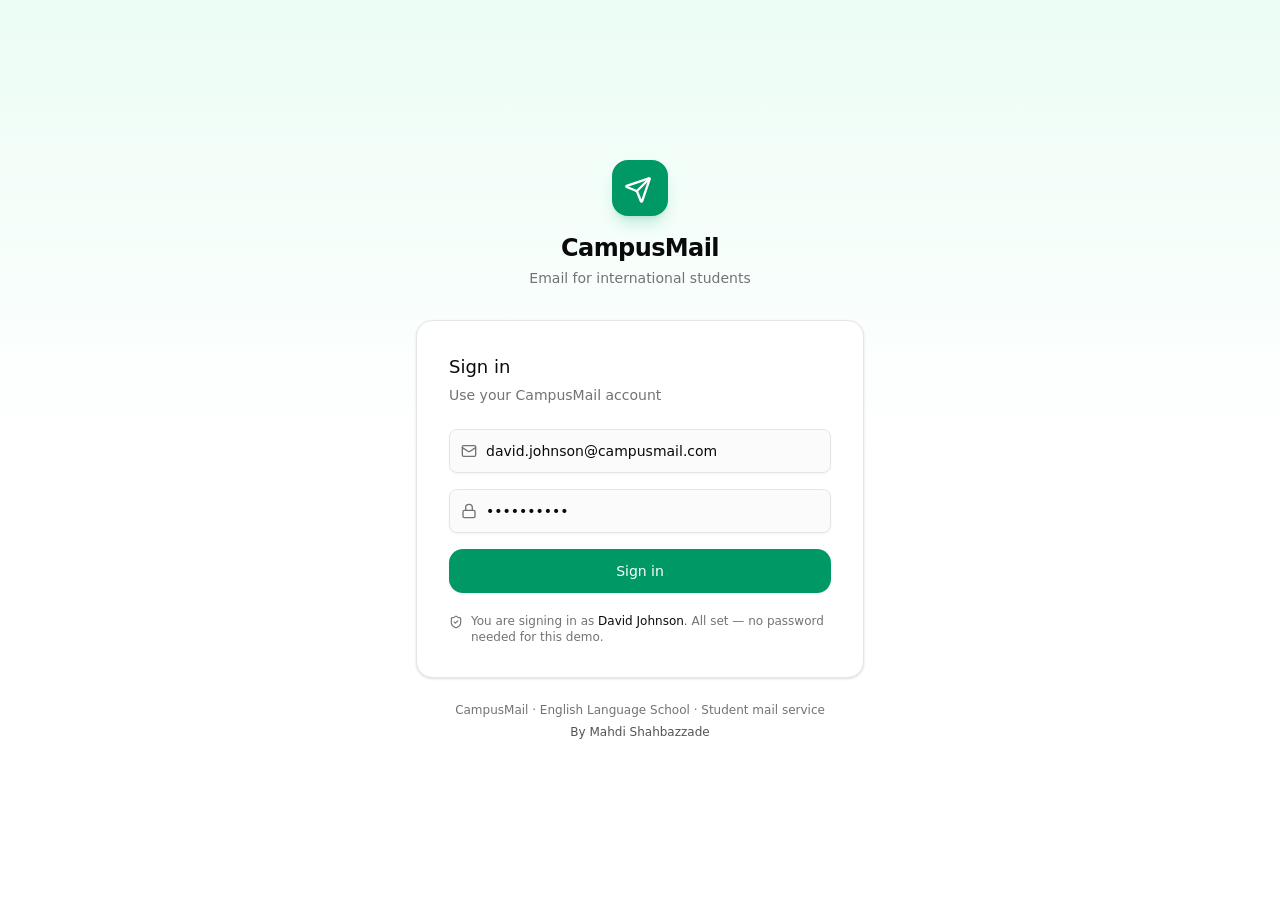
<file: index.html>
<!DOCTYPE html><!--MUNND7x6YgI6G8zg490sd--><html lang="en"><head><meta charSet="utf-8"/><meta name="viewport" content="width=device-width, initial-scale=1"/><link rel="preload" href="/_next/static/media/797e433ab948586e-s.p.29207c2f.woff2" as="font" crossorigin="" type="font/woff2"/><link rel="preload" href="/_next/static/media/caa3a2e1cccd8315-s.p.3b6cae6d.woff2" as="font" crossorigin="" type="font/woff2"/><link rel="stylesheet" href="/_next/static/chunks/7af0e173cf372ed8.css" data-precedence="next"/><link rel="stylesheet" href="/_next/static/chunks/37888c6dc35db6db.css" data-precedence="next"/><link rel="preload" as="script" fetchPriority="low" href="/_next/static/chunks/e7b66ec56a6a9bb6.js"/><script src="/_next/static/chunks/de2e26ab072db058.js" async=""></script><script src="/_next/static/chunks/429bf42e6dce51b4.js" async=""></script><script src="/_next/static/chunks/turbopack-5d03b6fb36dc8bfb.js" async=""></script><script src="/_next/static/chunks/4ec64e835e29c1ad.js" async=""></script><script src="/_next/static/chunks/7d77f03833d65143.js" async=""></script><script src="/_next/static/chunks/2f236954d6a65e12.js" async=""></script><script src="/_next/static/chunks/8c25205a1c376eec.js" async=""></script><link rel="preload" href="/content.js" as="script"/><meta name="next-size-adjust" content=""/><title>CampusMail — Inbox</title><meta name="description" content="Student email service of the English Language School for international students."/><link rel="icon" href="data:image/svg+xml,%3Csvg xmlns=&#x27;http://www.w3.org/2000/svg&#x27; viewBox=&#x27;0 0 24 24&#x27; fill=&#x27;%23059669&#x27;%3E%3Cpath d=&#x27;M2 21l21-9L2 3v7l15 2-15 2z&#x27;/%3E%3C/svg%3E"/><script src="/_next/static/chunks/a6dad97d9634a72d.js" noModule=""></script></head><body class="geist_a71539c9-module__T19VSG__variable geist_mono_8d43a2aa-module__8Li5zG__variable antialiased bg-background text-foreground"><div hidden=""><!--$--><!--/$--></div><script>(self.__next_s=self.__next_s||[]).push(["/content.js",{}])</script><main class="min-h-dvh w-full bg-white"></main><!--$--><!--/$--><div role="region" aria-label="Notifications (F8)" tabindex="-1" style="pointer-events:none"><ol tabindex="-1" class="fixed top-0 z-[100] flex max-h-screen w-full flex-col-reverse p-4 sm:bottom-0 sm:right-0 sm:top-auto sm:flex-col md:max-w-[420px]"></ol></div><script src="/_next/static/chunks/e7b66ec56a6a9bb6.js" id="_R_" async=""></script><script>(self.__next_f=self.__next_f||[]).push([0])</script><script>self.__next_f.push([1,"1:\"$Sreact.fragment\"\n2:I[79520,[\"/_next/static/chunks/4ec64e835e29c1ad.js\",\"/_next/static/chunks/7d77f03833d65143.js\"],\"\"]\n3:I[39756,[\"/_next/static/chunks/2f236954d6a65e12.js\"],\"default\"]\n4:I[37457,[\"/_next/static/chunks/2f236954d6a65e12.js\"],\"default\"]\n5:I[77855,[\"/_next/static/chunks/4ec64e835e29c1ad.js\",\"/_next/static/chunks/7d77f03833d65143.js\"],\"Toaster\"]\n6:I[47257,[\"/_next/static/chunks/2f236954d6a65e12.js\"],\"ClientPageRoot\"]\n7:I[52683,[\"/_next/static/chunks/4ec64e835e29c1ad.js\",\"/_next/static/chunks/7d77f03833d65143.js\",\"/_next/static/chunks/8c25205a1c376eec.js\"],\"default\"]\na:I[97367,[\"/_next/static/chunks/2f236954d6a65e12.js\"],\"OutletBoundary\"]\nb:\"$Sreact.suspense\"\nd:I[97367,[\"/_next/static/chunks/2f236954d6a65e12.js\"],\"ViewportBoundary\"]\nf:I[97367,[\"/_next/static/chunks/2f236954d6a65e12.js\"],\"MetadataBoundary\"]\n11:I[68027,[\"/_next/static/chunks/2f236954d6a65e12.js\"],\"default\"]\n:HL[\"/_next/static/chunks/7af0e173cf372ed8.css\",\"style\"]\n:HL[\"/_next/static/chunks/37888c6dc35db6db.css\",\"style\"]\n:HL[\"/_next/static/media/797e433ab948586e-s.p.29207c2f.woff2\",\"font\",{\"crossOrigin\":\"\",\"type\":\"font/woff2\"}]\n:HL[\"/_next/static/media/caa3a2e1cccd8315-s.p.3b6cae6d.woff2\",\"font\",{\"crossOrigin\":\"\",\"type\":\"font/woff2\"}]\n"])</script><script>self.__next_f.push([1,"0:{\"P\":null,\"b\":\"MUNND7x6YgI6G8zg490sd\",\"c\":[\"\",\"\"],\"q\":\"\",\"i\":false,\"f\":[[[\"\",{\"children\":[\"__PAGE__\",{}]},\"$undefined\",\"$undefined\",true],[[\"$\",\"$1\",\"c\",{\"children\":[[[\"$\",\"link\",\"0\",{\"rel\":\"stylesheet\",\"href\":\"/_next/static/chunks/7af0e173cf372ed8.css\",\"precedence\":\"next\",\"crossOrigin\":\"$undefined\",\"nonce\":\"$undefined\"}],[\"$\",\"link\",\"1\",{\"rel\":\"stylesheet\",\"href\":\"/_next/static/chunks/37888c6dc35db6db.css\",\"precedence\":\"next\",\"crossOrigin\":\"$undefined\",\"nonce\":\"$undefined\"}],[\"$\",\"script\",\"script-0\",{\"src\":\"/_next/static/chunks/4ec64e835e29c1ad.js\",\"async\":true,\"nonce\":\"$undefined\"}],[\"$\",\"script\",\"script-1\",{\"src\":\"/_next/static/chunks/7d77f03833d65143.js\",\"async\":true,\"nonce\":\"$undefined\"}]],[\"$\",\"html\",null,{\"lang\":\"en\",\"suppressHydrationWarning\":true,\"children\":[\"$\",\"body\",null,{\"className\":\"geist_a71539c9-module__T19VSG__variable geist_mono_8d43a2aa-module__8Li5zG__variable antialiased bg-background text-foreground\",\"children\":[[\"$\",\"$L2\",null,{\"src\":\"/content.js\",\"strategy\":\"beforeInteractive\"}],[\"$\",\"$L3\",null,{\"parallelRouterKey\":\"children\",\"error\":\"$undefined\",\"errorStyles\":\"$undefined\",\"errorScripts\":\"$undefined\",\"template\":[\"$\",\"$L4\",null,{}],\"templateStyles\":\"$undefined\",\"templateScripts\":\"$undefined\",\"notFound\":[[[\"$\",\"title\",null,{\"children\":\"404: This page could not be found.\"}],[\"$\",\"div\",null,{\"style\":{\"fontFamily\":\"system-ui,\\\"Segoe UI\\\",Roboto,Helvetica,Arial,sans-serif,\\\"Apple Color Emoji\\\",\\\"Segoe UI Emoji\\\"\",\"height\":\"100vh\",\"textAlign\":\"center\",\"display\":\"flex\",\"flexDirection\":\"column\",\"alignItems\":\"center\",\"justifyContent\":\"center\"},\"children\":[\"$\",\"div\",null,{\"children\":[[\"$\",\"style\",null,{\"dangerouslySetInnerHTML\":{\"__html\":\"body{color:#000;background:#fff;margin:0}.next-error-h1{border-right:1px solid rgba(0,0,0,.3)}@media (prefers-color-scheme:dark){body{color:#fff;background:#000}.next-error-h1{border-right:1px solid rgba(255,255,255,.3)}}\"}}],[\"$\",\"h1\",null,{\"className\":\"next-error-h1\",\"style\":{\"display\":\"inline-block\",\"margin\":\"0 20px 0 0\",\"padding\":\"0 23px 0 0\",\"fontSize\":24,\"fontWeight\":500,\"verticalAlign\":\"top\",\"lineHeight\":\"49px\"},\"children\":404}],[\"$\",\"div\",null,{\"style\":{\"display\":\"inline-block\"},\"children\":[\"$\",\"h2\",null,{\"style\":{\"fontSize\":14,\"fontWeight\":400,\"lineHeight\":\"49px\",\"margin\":0},\"children\":\"This page could not be found.\"}]}]]}]}]],[]],\"forbidden\":\"$undefined\",\"unauthorized\":\"$undefined\"}],[\"$\",\"$L5\",null,{}]]}]}]]}],{\"children\":[[\"$\",\"$1\",\"c\",{\"children\":[[\"$\",\"$L6\",null,{\"Component\":\"$7\",\"serverProvidedParams\":{\"searchParams\":{},\"params\":{},\"promises\":[\"$@8\",\"$@9\"]}}],[[\"$\",\"script\",\"script-0\",{\"src\":\"/_next/static/chunks/8c25205a1c376eec.js\",\"async\":true,\"nonce\":\"$undefined\"}]],[\"$\",\"$La\",null,{\"children\":[\"$\",\"$b\",null,{\"name\":\"Next.MetadataOutlet\",\"children\":\"$@c\"}]}]]}],{},null,false,false]},null,false,false],[\"$\",\"$1\",\"h\",{\"children\":[null,[\"$\",\"$Ld\",null,{\"children\":\"$Le\"}],[\"$\",\"div\",null,{\"hidden\":true,\"children\":[\"$\",\"$Lf\",null,{\"children\":[\"$\",\"$b\",null,{\"name\":\"Next.Metadata\",\"children\":\"$L10\"}]}]}],[\"$\",\"meta\",null,{\"name\":\"next-size-adjust\",\"content\":\"\"}]]}],false]],\"m\":\"$undefined\",\"G\":[\"$11\",[]],\"S\":true}\n"])</script><script>self.__next_f.push([1,"8:{}\n9:\"$0:f:0:1:1:children:0:props:children:0:props:serverProvidedParams:params\"\n"])</script><script>self.__next_f.push([1,"e:[[\"$\",\"meta\",\"0\",{\"charSet\":\"utf-8\"}],[\"$\",\"meta\",\"1\",{\"name\":\"viewport\",\"content\":\"width=device-width, initial-scale=1\"}]]\n"])</script><script>self.__next_f.push([1,"12:I[27201,[\"/_next/static/chunks/2f236954d6a65e12.js\"],\"IconMark\"]\nc:null\n10:[[\"$\",\"title\",\"0\",{\"children\":\"CampusMail — Inbox\"}],[\"$\",\"meta\",\"1\",{\"name\":\"description\",\"content\":\"Student email service of the English Language School for international students.\"}],[\"$\",\"link\",\"2\",{\"rel\":\"icon\",\"href\":\"data:image/svg+xml,%3Csvg xmlns='http://www.w3.org/2000/svg' viewBox='0 0 24 24' fill='%23059669'%3E%3Cpath d='M2 21l21-9L2 3v7l15 2-15 2z'/%3E%3C/svg%3E\"}],[\"$\",\"$L12\",\"3\",{}]]\n"])</script></body></html>
</file>
<file: _next/static/chunks/7af0e173cf372ed8.css>
@font-face{font-family:Geist;font-style:normal;font-weight:100 900;font-display:swap;src:url(../media/fef07dbb0973bf53-s.518e079e.woff2)format("woff2");unicode-range:U+460-52F,U+1C80-1C8A,U+20B4,U+2DE0-2DFF,U+A640-A69F,U+FE2E-FE2F}@font-face{font-family:Geist;font-style:normal;font-weight:100 900;font-display:swap;src:url(../media/8a480f0b521d4e75-s.ea323500.woff2)format("woff2");unicode-range:U+301,U+400-45F,U+490-491,U+4B0-4B1,U+2116}@font-face{font-family:Geist;font-style:normal;font-weight:100 900;font-display:swap;src:url(../media/53b9e256198e5412-s.853d50a3.woff2)format("woff2");unicode-range:U+102-103,U+110-111,U+128-129,U+168-169,U+1A0-1A1,U+1AF-1B0,U+300-301,U+303-304,U+308-309,U+323,U+329,U+1EA0-1EF9,U+20AB}@font-face{font-family:Geist;font-style:normal;font-weight:100 900;font-display:swap;src:url(../media/7178b3e590c64307-s.55554cd0.woff2)format("woff2");unicode-range:U+100-2BA,U+2BD-2C5,U+2C7-2CC,U+2CE-2D7,U+2DD-2FF,U+304,U+308,U+329,U+1D00-1DBF,U+1E00-1E9F,U+1EF2-1EFF,U+2020,U+20A0-20AB,U+20AD-20C4,U+2113,U+2C60-2C7F,U+A720-A7FF}@font-face{font-family:Geist;font-style:normal;font-weight:100 900;font-display:swap;src:url(../media/caa3a2e1cccd8315-s.p.3b6cae6d.woff2)format("woff2");unicode-range:U+??,U+131,U+152-153,U+2BB-2BC,U+2C6,U+2DA,U+2DC,U+304,U+308,U+329,U+2000-206F,U+20AC,U+2122,U+2191,U+2193,U+2212,U+2215,U+FEFF,U+FFFD}@font-face{font-family:Geist Fallback;src:local(Arial);ascent-override:95.94%;descent-override:28.16%;line-gap-override:0.0%;size-adjust:104.76%}.geist_a71539c9-module__T19VSG__className{font-family:Geist,Geist Fallback;font-style:normal}.geist_a71539c9-module__T19VSG__variable{--font-geist-sans:"Geist","Geist Fallback"}
@font-face{font-family:Geist Mono;font-style:normal;font-weight:100 900;font-display:swap;src:url(../media/5ce348bf30bf5439-s.56c1f21e.woff2)format("woff2");unicode-range:U+460-52F,U+1C80-1C8A,U+20B4,U+2DE0-2DFF,U+A640-A69F,U+FE2E-FE2F}@font-face{font-family:Geist Mono;font-style:normal;font-weight:100 900;font-display:swap;src:url(../media/4fa387ec64143e14-s.3b336396.woff2)format("woff2");unicode-range:U+301,U+400-45F,U+490-491,U+4B0-4B1,U+2116}@font-face{font-family:Geist Mono;font-style:normal;font-weight:100 900;font-display:swap;src:url(../media/6306c77e7c8268e4-s.e3369375.woff2)format("woff2");unicode-range:U+2000-2001,U+2004-2008,U+200A,U+23B8-23BD,U+2500-259F}@font-face{font-family:Geist Mono;font-style:normal;font-weight:100 900;font-display:swap;src:url(../media/7d817b4c03b0c5f1-s.a40b9a8b.woff2)format("woff2");unicode-range:U+102-103,U+110-111,U+128-129,U+168-169,U+1A0-1A1,U+1AF-1B0,U+300-301,U+303-304,U+308-309,U+323,U+329,U+1EA0-1EF9,U+20AB}@font-face{font-family:Geist Mono;font-style:normal;font-weight:100 900;font-display:swap;src:url(../media/bbc41e54d2fcbd21-s.fe42ddf4.woff2)format("woff2");unicode-range:U+100-2BA,U+2BD-2C5,U+2C7-2CC,U+2CE-2D7,U+2DD-2FF,U+304,U+308,U+329,U+1D00-1DBF,U+1E00-1E9F,U+1EF2-1EFF,U+2020,U+20A0-20AB,U+20AD-20C4,U+2113,U+2C60-2C7F,U+A720-A7FF}@font-face{font-family:Geist Mono;font-style:normal;font-weight:100 900;font-display:swap;src:url(../media/797e433ab948586e-s.p.29207c2f.woff2)format("woff2");unicode-range:U+??,U+131,U+152-153,U+2BB-2BC,U+2C6,U+2DA,U+2DC,U+304,U+308,U+329,U+2000-206F,U+20AC,U+2122,U+2191,U+2193,U+2212,U+2215,U+FEFF,U+FFFD}@font-face{font-family:Geist Mono Fallback;src:local(Arial);ascent-override:74.67%;descent-override:21.92%;line-gap-override:0.0%;size-adjust:134.59%}.geist_mono_8d43a2aa-module__8Li5zG__className{font-family:Geist Mono,Geist Mono Fallback;font-style:normal}.geist_mono_8d43a2aa-module__8Li5zG__variable{--font-geist-mono:"Geist Mono","Geist Mono Fallback"}
</file>
<file: _next/static/chunks/37888c6dc35db6db.css>
@layer properties{@supports (((-webkit-hyphens:none)) and (not (margin-trim:inline))) or ((-moz-orient:inline) and (not (color:rgb(from red r g b)))){*,:before,:after,::backdrop{--tw-translate-x:0;--tw-translate-y:0;--tw-translate-z:0;--tw-rotate-x:initial;--tw-rotate-y:initial;--tw-rotate-z:initial;--tw-skew-x:initial;--tw-skew-y:initial;--tw-space-y-reverse:0;--tw-space-x-reverse:0;--tw-border-style:solid;--tw-gradient-position:initial;--tw-gradient-from:#0000;--tw-gradient-via:#0000;--tw-gradient-to:#0000;--tw-gradient-stops:initial;--tw-gradient-via-stops:initial;--tw-gradient-from-position:0%;--tw-gradient-via-position:50%;--tw-gradient-to-position:100%;--tw-leading:initial;--tw-font-weight:initial;--tw-tracking:initial;--tw-ordinal:initial;--tw-slashed-zero:initial;--tw-numeric-figure:initial;--tw-numeric-spacing:initial;--tw-numeric-fraction:initial;--tw-shadow:0 0 #0000;--tw-shadow-color:initial;--tw-shadow-alpha:100%;--tw-inset-shadow:0 0 #0000;--tw-inset-shadow-color:initial;--tw-inset-shadow-alpha:100%;--tw-ring-color:initial;--tw-ring-shadow:0 0 #0000;--tw-inset-ring-color:initial;--tw-inset-ring-shadow:0 0 #0000;--tw-ring-inset:initial;--tw-ring-offset-width:0px;--tw-ring-offset-color:#fff;--tw-ring-offset-shadow:0 0 #0000;--tw-outline-style:solid;--tw-duration:initial;--tw-ease:initial;--tw-content:"";--tw-animation-delay:0s;--tw-animation-direction:normal;--tw-animation-duration:initial;--tw-animation-fill-mode:none;--tw-animation-iteration-count:1;--tw-enter-blur:0;--tw-enter-opacity:1;--tw-enter-rotate:0;--tw-enter-scale:1;--tw-enter-translate-x:0;--tw-enter-translate-y:0;--tw-exit-blur:0;--tw-exit-opacity:1;--tw-exit-rotate:0;--tw-exit-scale:1;--tw-exit-translate-x:0;--tw-exit-translate-y:0}}}@layer theme{:root,:host{--color-red-50:#fef2f2;--color-red-100:#ffe2e2;--color-red-300:#ffa3a3;--color-red-400:#ff6568;--color-red-600:#e40014;--color-red-800:#9f0712;--color-amber-400:#fcbb00;--color-amber-500:#f99c00;--color-amber-600:#dd7400;--color-green-100:#dcfce7;--color-green-800:#016630;--color-emerald-50:#ecfdf5;--color-emerald-100:#d0fae5;--color-emerald-600:#009767;--color-emerald-700:#007956;--color-emerald-900:#004e3b;--color-blue-500:#3080ff;--color-blue-600:#155dfc;--color-violet-600:#7f22fe;--color-slate-700:#314158;--color-gray-500:#6a7282;--color-gray-700:#364153;--color-gray-900:#101828;--color-black:#000;--color-white:#fff;--spacing:.25rem;--container-sm:24rem;--container-md:28rem;--container-lg:32rem;--container-xl:36rem;--container-2xl:42rem;--container-3xl:48rem;--text-xs:.75rem;--text-xs--line-height:calc(1/.75);--text-sm:.875rem;--text-sm--line-height:calc(1.25/.875);--text-base:1rem;--text-base--line-height:calc(1.5/1);--text-lg:1.125rem;--text-lg--line-height:calc(1.75/1.125);--text-xl:1.25rem;--text-xl--line-height:calc(1.75/1.25);--text-2xl:1.5rem;--text-2xl--line-height:calc(2/1.5);--font-weight-normal:400;--font-weight-medium:500;--font-weight-semibold:600;--tracking-tight:-.025em;--tracking-widest:.1em;--leading-tight:1.25;--leading-relaxed:1.625;--radius-xs:.125rem;--radius-2xl:1rem;--ease-in-out:cubic-bezier(.4,0,.2,1);--animate-spin:spin 1s linear infinite;--animate-pulse:pulse 2s cubic-bezier(.4,0,.6,1)infinite;--aspect-video:16/9;--default-transition-duration:.15s;--default-transition-timing-function:cubic-bezier(.4,0,.2,1);--default-font-family:var(--font-geist-sans);--default-mono-font-family:var(--font-geist-mono);--color-border:var(--border)}@supports (color:lab(0% 0 0)){:root,:host{--color-red-50:lab(96.5005% 4.18508 1.52328);--color-red-100:lab(92.243% 10.2865 3.83865);--color-red-300:lab(76.5514% 36.422 15.5335);--color-red-400:lab(63.7053% 60.745 31.3109);--color-red-600:lab(48.4493% 77.4328 61.5452);--color-red-800:lab(33.7174% 55.8993 41.0293);--color-amber-400:lab(80.1641% 16.6016 99.2089);--color-amber-500:lab(72.7183% 31.8672 97.9407);--color-amber-600:lab(60.3514% 40.5624 87.1228);--color-green-100:lab(96.1861% -13.8464 6.52365);--color-green-800:lab(37.4616% -36.7971 22.9692);--color-emerald-50:lab(97.8462% -6.94966 1.85487);--color-emerald-100:lab(94.9004% -17.0769 5.63836);--color-emerald-600:lab(55.0481% -49.9246 15.93);--color-emerald-700:lab(44.4871% -41.0396 11.0361);--color-emerald-900:lab(28.8637% -26.9249 5.45986);--color-blue-500:lab(54.1736% 13.3369 -74.6839);--color-blue-600:lab(44.0605% 29.0279 -86.0352);--color-violet-600:lab(41.088% 68.9966 -91.995);--color-slate-700:lab(26.9569% -1.47016 -15.6993);--color-gray-500:lab(47.7841% -.393182 -10.0268);--color-gray-700:lab(27.1134% -.956401 -12.3224);--color-gray-900:lab(8.11897% .811279 -12.254)}}}@layer base{*,:after,:before,::backdrop{box-sizing:border-box;border:0 solid;margin:0;padding:0}::file-selector-button{box-sizing:border-box;border:0 solid;margin:0;padding:0}html,:host{-webkit-text-size-adjust:100%;tab-size:4;line-height:1.5;font-family:var(--default-font-family,ui-sans-serif,system-ui,sans-serif,"Apple Color Emoji","Segoe UI Emoji","Segoe UI Symbol","Noto Color Emoji");font-feature-settings:var(--default-font-feature-settings,normal);font-variation-settings:var(--default-font-variation-settings,normal);-webkit-tap-highlight-color:transparent}hr{height:0;color:inherit;border-top-width:1px}abbr:where([title]){-webkit-text-decoration:underline dotted;text-decoration:underline dotted}h1,h2,h3,h4,h5,h6{font-size:inherit;font-weight:inherit}a{color:inherit;-webkit-text-decoration:inherit;-webkit-text-decoration:inherit;-webkit-text-decoration:inherit;-webkit-text-decoration:inherit;text-decoration:inherit}b,strong{font-weight:bolder}code,kbd,samp,pre{font-family:var(--default-mono-font-family,ui-monospace,SFMono-Regular,Menlo,Monaco,Consolas,"Liberation Mono","Courier New",monospace);font-feature-settings:var(--default-mono-font-feature-settings,normal);font-variation-settings:var(--default-mono-font-variation-settings,normal);font-size:1em}small{font-size:80%}sub,sup{vertical-align:baseline;font-size:75%;line-height:0;position:relative}sub{bottom:-.25em}sup{top:-.5em}table{text-indent:0;border-color:inherit;border-collapse:collapse}:-moz-focusring{outline:auto}progress{vertical-align:baseline}summary{display:list-item}ol,ul,menu{list-style:none}img,svg,video,canvas,audio,iframe,embed,object{vertical-align:middle;display:block}img,video{max-width:100%;height:auto}button,input,select,optgroup,textarea{font:inherit;font-feature-settings:inherit;font-variation-settings:inherit;letter-spacing:inherit;color:inherit;opacity:1;background-color:#0000;border-radius:0}::file-selector-button{font:inherit;font-feature-settings:inherit;font-variation-settings:inherit;letter-spacing:inherit;color:inherit;opacity:1;background-color:#0000;border-radius:0}:where(select:is([multiple],[size])) optgroup{font-weight:bolder}:where(select:is([multiple],[size])) optgroup option{padding-inline-start:20px}::file-selector-button{margin-inline-end:4px}::placeholder{opacity:1}@supports (not ((-webkit-appearance:-apple-pay-button))) or (contain-intrinsic-size:1px){::placeholder{color:currentColor}@supports (color:color-mix(in lab, red, red)){::placeholder{color:color-mix(in oklab,currentcolor 50%,transparent)}}}textarea{resize:vertical}::-webkit-search-decoration{-webkit-appearance:none}::-webkit-date-and-time-value{min-height:1lh;text-align:inherit}::-webkit-datetime-edit{display:inline-flex}::-webkit-datetime-edit-fields-wrapper{padding:0}::-webkit-datetime-edit{padding-block:0}::-webkit-datetime-edit-year-field{padding-block:0}::-webkit-datetime-edit-month-field{padding-block:0}::-webkit-datetime-edit-day-field{padding-block:0}::-webkit-datetime-edit-hour-field{padding-block:0}::-webkit-datetime-edit-minute-field{padding-block:0}::-webkit-datetime-edit-second-field{padding-block:0}::-webkit-datetime-edit-millisecond-field{padding-block:0}::-webkit-datetime-edit-meridiem-field{padding-block:0}::-webkit-calendar-picker-indicator{line-height:1}:-moz-ui-invalid{box-shadow:none}button,input:where([type=button],[type=reset],[type=submit]){appearance:button}::file-selector-button{appearance:button}::-webkit-inner-spin-button{height:auto}::-webkit-outer-spin-button{height:auto}[hidden]:where(:not([hidden=until-found])){display:none!important}*{border-color:var(--border);outline-color:var(--ring)}@supports (color:color-mix(in lab, red, red)){*{outline-color:color-mix(in oklab,var(--ring)50%,transparent)}}body{background-color:var(--background);color:var(--foreground)}}@layer components;@layer utilities{.\@container\/card-header{container:card-header/inline-size}.pointer-events-auto{pointer-events:auto}.pointer-events-none{pointer-events:none}.invisible{visibility:hidden}.visible{visibility:visible}.sr-only{clip-path:inset(50%);white-space:nowrap;border-width:0;width:1px;height:1px;margin:-1px;padding:0;position:absolute;overflow:hidden}.absolute{position:absolute}.fixed{position:fixed}.relative{position:relative}.static{position:static}.inset-0{inset:calc(var(--spacing)*0)}.inset-x-0{inset-inline:calc(var(--spacing)*0)}.inset-y-0{inset-block:calc(var(--spacing)*0)}.-top-12{top:calc(var(--spacing)*-12)}.top-0{top:calc(var(--spacing)*0)}.top-1{top:calc(var(--spacing)*1)}.top-1\.5{top:calc(var(--spacing)*1.5)}.top-1\/2{top:50%}.top-3\.5{top:calc(var(--spacing)*3.5)}.top-4{top:calc(var(--spacing)*4)}.top-\[1px\]{top:1px}.top-\[50\%\]{top:50%}.top-\[60\%\]{top:60%}.top-full{top:100%}.-right-12{right:calc(var(--spacing)*-12)}.right-0{right:calc(var(--spacing)*0)}.right-1{right:calc(var(--spacing)*1)}.right-2{right:calc(var(--spacing)*2)}.right-3{right:calc(var(--spacing)*3)}.right-4{right:calc(var(--spacing)*4)}.-bottom-12{bottom:calc(var(--spacing)*-12)}.bottom-0{bottom:calc(var(--spacing)*0)}.-left-12{left:calc(var(--spacing)*-12)}.left-0{left:calc(var(--spacing)*0)}.left-1\/2{left:50%}.left-2{left:calc(var(--spacing)*2)}.left-3{left:calc(var(--spacing)*3)}.left-\[50\%\]{left:50%}.isolate{isolation:isolate}.z-10{z-index:10}.z-20{z-index:20}.z-50{z-index:50}.z-\[1\]{z-index:1}.z-\[100\]{z-index:100}.col-start-2{grid-column-start:2}.row-span-2{grid-row:span 2/span 2}.row-start-1{grid-row-start:1}.container{width:100%}@media (min-width:40rem){.container{max-width:40rem}}@media (min-width:48rem){.container{max-width:48rem}}@media (min-width:64rem){.container{max-width:64rem}}@media (min-width:80rem){.container{max-width:80rem}}@media (min-width:96rem){.container{max-width:96rem}}.-mx-1{margin-inline:calc(var(--spacing)*-1)}.mx-2{margin-inline:calc(var(--spacing)*2)}.mx-3\.5{margin-inline:calc(var(--spacing)*3.5)}.mx-auto{margin-inline:auto}.my-0\.5{margin-block:calc(var(--spacing)*.5)}.my-1{margin-block:calc(var(--spacing)*1)}.-mt-4{margin-top:calc(var(--spacing)*-4)}.mt-0\.5{margin-top:calc(var(--spacing)*.5)}.mt-1{margin-top:calc(var(--spacing)*1)}.mt-1\.5{margin-top:calc(var(--spacing)*1.5)}.mt-2{margin-top:calc(var(--spacing)*2)}.mt-4{margin-top:calc(var(--spacing)*4)}.mt-5{margin-top:calc(var(--spacing)*5)}.mt-6{margin-top:calc(var(--spacing)*6)}.mt-8{margin-top:calc(var(--spacing)*8)}.mt-10{margin-top:calc(var(--spacing)*10)}.mt-auto{margin-top:auto}.mr-2{margin-right:calc(var(--spacing)*2)}.mb-2{margin-bottom:calc(var(--spacing)*2)}.mb-3{margin-bottom:calc(var(--spacing)*3)}.mb-8{margin-bottom:calc(var(--spacing)*8)}.-ml-3{margin-left:calc(var(--spacing)*-3)}.-ml-4{margin-left:calc(var(--spacing)*-4)}.ml-1{margin-left:calc(var(--spacing)*1)}.ml-auto{margin-left:auto}.line-clamp-1{-webkit-line-clamp:1;-webkit-box-orient:vertical;display:-webkit-box;overflow:hidden}.block{display:block}.flex{display:flex}.grid{display:grid}.hidden{display:none}.inline-flex{display:inline-flex}.table{display:table}.table-caption{display:table-caption}.table-cell{display:table-cell}.table-row{display:table-row}.field-sizing-content{field-sizing:content}.aspect-square{aspect-ratio:1}.aspect-video{aspect-ratio:var(--aspect-video)}.size-\(--cell-size\){width:var(--cell-size);height:var(--cell-size)}.size-2{width:calc(var(--spacing)*2);height:calc(var(--spacing)*2)}.size-2\.5{width:calc(var(--spacing)*2.5);height:calc(var(--spacing)*2.5)}.size-3{width:calc(var(--spacing)*3);height:calc(var(--spacing)*3)}.size-3\.5{width:calc(var(--spacing)*3.5);height:calc(var(--spacing)*3.5)}.size-4{width:calc(var(--spacing)*4);height:calc(var(--spacing)*4)}.size-7{width:calc(var(--spacing)*7);height:calc(var(--spacing)*7)}.size-8{width:calc(var(--spacing)*8);height:calc(var(--spacing)*8)}.size-9{width:calc(var(--spacing)*9);height:calc(var(--spacing)*9)}.size-auto{width:auto;height:auto}.size-full{width:100%;height:100%}.h-\(--cell-size\){height:var(--cell-size)}.h-1\.5{height:calc(var(--spacing)*1.5)}.h-2{height:calc(var(--spacing)*2)}.h-2\.5{height:calc(var(--spacing)*2.5)}.h-3\.5{height:calc(var(--spacing)*3.5)}.h-4{height:calc(var(--spacing)*4)}.h-5{height:calc(var(--spacing)*5)}.h-6{height:calc(var(--spacing)*6)}.h-7{height:calc(var(--spacing)*7)}.h-8{height:calc(var(--spacing)*8)}.h-9{height:calc(var(--spacing)*9)}.h-10{height:calc(var(--spacing)*10)}.h-11{height:calc(var(--spacing)*11)}.h-12{height:calc(var(--spacing)*12)}.h-14{height:calc(var(--spacing)*14)}.h-16{height:calc(var(--spacing)*16)}.h-80{height:calc(var(--spacing)*80)}.h-\[1\.15rem\]{height:1.15rem}.h-\[calc\(100\%-1px\)\]{height:calc(100% - 1px)}.h-\[var\(--radix-navigation-menu-viewport-height\)\]{height:var(--radix-navigation-menu-viewport-height)}.h-\[var\(--radix-select-trigger-height\)\]{height:var(--radix-select-trigger-height)}.h-auto{height:auto}.h-dvh{height:100dvh}.h-full{height:100%}.h-px{height:1px}.h-svh{height:100svh}.max-h-\(--radix-context-menu-content-available-height\){max-height:var(--radix-context-menu-content-available-height)}.max-h-\(--radix-dropdown-menu-content-available-height\){max-height:var(--radix-dropdown-menu-content-available-height)}.max-h-\(--radix-select-content-available-height\){max-height:var(--radix-select-content-available-height)}.max-h-\[300px\]{max-height:300px}.max-h-screen{max-height:100vh}.min-h-0{min-height:calc(var(--spacing)*0)}.min-h-4{min-height:calc(var(--spacing)*4)}.min-h-16{min-height:calc(var(--spacing)*16)}.min-h-dvh{min-height:100dvh}.min-h-svh{min-height:100svh}.w-\(--cell-size\){width:var(--cell-size)}.w-\(--sidebar-width\){width:var(--sidebar-width)}.w-0{width:calc(var(--spacing)*0)}.w-1{width:calc(var(--spacing)*1)}.w-2{width:calc(var(--spacing)*2)}.w-2\.5{width:calc(var(--spacing)*2.5)}.w-3{width:calc(var(--spacing)*3)}.w-3\.5{width:calc(var(--spacing)*3.5)}.w-3\/4{width:75%}.w-4{width:calc(var(--spacing)*4)}.w-5{width:calc(var(--spacing)*5)}.w-6{width:calc(var(--spacing)*6)}.w-7{width:calc(var(--spacing)*7)}.w-8{width:calc(var(--spacing)*8)}.w-9{width:calc(var(--spacing)*9)}.w-10{width:calc(var(--spacing)*10)}.w-14{width:calc(var(--spacing)*14)}.w-16{width:calc(var(--spacing)*16)}.w-60{width:calc(var(--spacing)*60)}.w-64{width:calc(var(--spacing)*64)}.w-72{width:calc(var(--spacing)*72)}.w-\[100px\]{width:100px}.w-auto{width:auto}.w-fit{width:fit-content}.w-full{width:100%}.w-max{width:max-content}.w-px{width:1px}.max-w-\(--skeleton-width\){max-width:var(--skeleton-width)}.max-w-2xl{max-width:var(--container-2xl)}.max-w-3xl{max-width:var(--container-3xl)}.max-w-\[calc\(100\%-2rem\)\]{max-width:calc(100% - 2rem)}.max-w-max{max-width:max-content}.max-w-md{max-width:var(--container-md)}.max-w-xl{max-width:var(--container-xl)}.min-w-\(--cell-size\){min-width:var(--cell-size)}.min-w-0{min-width:calc(var(--spacing)*0)}.min-w-5{min-width:calc(var(--spacing)*5)}.min-w-8{min-width:calc(var(--spacing)*8)}.min-w-9{min-width:calc(var(--spacing)*9)}.min-w-10{min-width:calc(var(--spacing)*10)}.min-w-\[8rem\]{min-width:8rem}.min-w-\[12rem\]{min-width:12rem}.min-w-\[var\(--radix-select-trigger-width\)\]{min-width:var(--radix-select-trigger-width)}.flex-1{flex:1}.shrink-0{flex-shrink:0}.grow{flex-grow:1}.grow-0{flex-grow:0}.basis-full{flex-basis:100%}.caption-bottom{caption-side:bottom}.border-collapse{border-collapse:collapse}.origin-\(--radix-context-menu-content-transform-origin\){transform-origin:var(--radix-context-menu-content-transform-origin)}.origin-\(--radix-dropdown-menu-content-transform-origin\){transform-origin:var(--radix-dropdown-menu-content-transform-origin)}.origin-\(--radix-hover-card-content-transform-origin\){transform-origin:var(--radix-hover-card-content-transform-origin)}.origin-\(--radix-menubar-content-transform-origin\){transform-origin:var(--radix-menubar-content-transform-origin)}.origin-\(--radix-popover-content-transform-origin\){transform-origin:var(--radix-popover-content-transform-origin)}.origin-\(--radix-select-content-transform-origin\){transform-origin:var(--radix-select-content-transform-origin)}.origin-\(--radix-tooltip-content-transform-origin\){transform-origin:var(--radix-tooltip-content-transform-origin)}.-translate-x-0\.5{--tw-translate-x:calc(var(--spacing)*-.5);translate:var(--tw-translate-x)var(--tw-translate-y)}.-translate-x-1\/2{--tw-translate-x:calc(calc(1/2*100%)*-1);translate:var(--tw-translate-x)var(--tw-translate-y)}.-translate-x-px{--tw-translate-x:-1px;translate:var(--tw-translate-x)var(--tw-translate-y)}.translate-x-\[-50\%\]{--tw-translate-x:-50%;translate:var(--tw-translate-x)var(--tw-translate-y)}.translate-x-px{--tw-translate-x:1px;translate:var(--tw-translate-x)var(--tw-translate-y)}.-translate-y-1\/2{--tw-translate-y:calc(calc(1/2*100%)*-1);translate:var(--tw-translate-x)var(--tw-translate-y)}.translate-y-0\.5{--tw-translate-y:calc(var(--spacing)*.5);translate:var(--tw-translate-x)var(--tw-translate-y)}.translate-y-\[-50\%\]{--tw-translate-y:-50%;translate:var(--tw-translate-x)var(--tw-translate-y)}.translate-y-\[calc\(-50\%_-_2px\)\]{--tw-translate-y:calc(-50% - 2px);translate:var(--tw-translate-x)var(--tw-translate-y)}.rotate-45{rotate:45deg}.rotate-90{rotate:90deg}.transform{transform:var(--tw-rotate-x,)var(--tw-rotate-y,)var(--tw-rotate-z,)var(--tw-skew-x,)var(--tw-skew-y,)}.animate-caret-blink{animation:1.25s ease-out infinite caret-blink}.animate-in{animation:enter var(--tw-animation-duration,var(--tw-duration,.15s))var(--tw-ease,ease)var(--tw-animation-delay,0s)var(--tw-animation-iteration-count,1)var(--tw-animation-direction,normal)var(--tw-animation-fill-mode,none)}.animate-pulse{animation:var(--animate-pulse)}.animate-spin{animation:var(--animate-spin)}.cursor-default{cursor:default}.cursor-pointer{cursor:pointer}.touch-none{touch-action:none}.scroll-my-1{scroll-margin-block:calc(var(--spacing)*1)}.scroll-py-1{scroll-padding-block:calc(var(--spacing)*1)}.list-none{list-style-type:none}.auto-rows-min{grid-auto-rows:min-content}.grid-cols-\[0_1fr\]{grid-template-columns:0 1fr}.grid-rows-\[auto_auto\]{grid-template-rows:auto auto}.flex-col{flex-direction:column}.flex-col-reverse{flex-direction:column-reverse}.flex-row{flex-direction:row}.flex-wrap{flex-wrap:wrap}.items-baseline{align-items:baseline}.items-center{align-items:center}.items-end{align-items:flex-end}.items-start{align-items:flex-start}.items-stretch{align-items:stretch}.justify-between{justify-content:space-between}.justify-center{justify-content:center}.justify-start{justify-content:flex-start}.justify-items-start{justify-items:start}.gap-0\.5{gap:calc(var(--spacing)*.5)}.gap-1{gap:calc(var(--spacing)*1)}.gap-1\.5{gap:calc(var(--spacing)*1.5)}.gap-2{gap:calc(var(--spacing)*2)}.gap-3{gap:calc(var(--spacing)*3)}.gap-4{gap:calc(var(--spacing)*4)}.gap-6{gap:calc(var(--spacing)*6)}:where(.space-y-2>:not(:last-child)){--tw-space-y-reverse:0;margin-block-start:calc(calc(var(--spacing)*2)*var(--tw-space-y-reverse));margin-block-end:calc(calc(var(--spacing)*2)*calc(1 - var(--tw-space-y-reverse)))}:where(.space-y-3>:not(:last-child)){--tw-space-y-reverse:0;margin-block-start:calc(calc(var(--spacing)*3)*var(--tw-space-y-reverse));margin-block-end:calc(calc(var(--spacing)*3)*calc(1 - var(--tw-space-y-reverse)))}:where(.space-y-4>:not(:last-child)){--tw-space-y-reverse:0;margin-block-start:calc(calc(var(--spacing)*4)*var(--tw-space-y-reverse));margin-block-end:calc(calc(var(--spacing)*4)*calc(1 - var(--tw-space-y-reverse)))}.gap-x-2{column-gap:calc(var(--spacing)*2)}:where(.space-x-2>:not(:last-child)){--tw-space-x-reverse:0;margin-inline-start:calc(calc(var(--spacing)*2)*var(--tw-space-x-reverse));margin-inline-end:calc(calc(var(--spacing)*2)*calc(1 - var(--tw-space-x-reverse)))}.gap-y-0\.5{row-gap:calc(var(--spacing)*.5)}.self-start{align-self:flex-start}.justify-self-end{justify-self:flex-end}.truncate{text-overflow:ellipsis;white-space:nowrap;overflow:hidden}.overflow-auto{overflow:auto}.overflow-hidden{overflow:hidden}.overflow-x-auto{overflow-x:auto}.overflow-x-hidden{overflow-x:hidden}.overflow-y-auto{overflow-y:auto}.rounded{border-radius:.25rem}.rounded-2xl{border-radius:var(--radius-2xl)}.rounded-\[2px\]{border-radius:2px}.rounded-\[4px\]{border-radius:4px}.rounded-\[inherit\]{border-radius:inherit}.rounded-full{border-radius:3.40282e38px}.rounded-lg{border-radius:var(--radius)}.rounded-md{border-radius:calc(var(--radius) - 2px)}.rounded-none{border-radius:0}.rounded-sm{border-radius:calc(var(--radius) - 4px)}.rounded-xl{border-radius:calc(var(--radius) + 4px)}.rounded-xs{border-radius:var(--radius-xs)}.rounded-l-md{border-top-left-radius:calc(var(--radius) - 2px);border-bottom-left-radius:calc(var(--radius) - 2px)}.rounded-tl-sm{border-top-left-radius:calc(var(--radius) - 4px)}.rounded-r-md{border-top-right-radius:calc(var(--radius) - 2px);border-bottom-right-radius:calc(var(--radius) - 2px)}.border{border-style:var(--tw-border-style);border-width:1px}.border-\[1\.5px\]{border-style:var(--tw-border-style);border-width:1.5px}.border-y{border-block-style:var(--tw-border-style);border-block-width:1px}.border-t{border-top-style:var(--tw-border-style);border-top-width:1px}.border-r{border-right-style:var(--tw-border-style);border-right-width:1px}.border-b{border-bottom-style:var(--tw-border-style);border-bottom-width:1px}.border-l{border-left-style:var(--tw-border-style);border-left-width:1px}.border-dashed{--tw-border-style:dashed;border-style:dashed}.border-\(--color-border\){border-color:var(--color-border)}.border-border\/50{border-color:var(--border)}@supports (color:color-mix(in lab, red, red)){.border-border\/50{border-color:color-mix(in oklab,var(--border)50%,transparent)}}.border-destructive{border-color:var(--destructive)}.border-input{border-color:var(--input)}.border-primary{border-color:var(--primary)}.border-sidebar-border{border-color:var(--sidebar-border)}.border-transparent{border-color:#0000}.border-t-transparent{border-top-color:#0000}.border-l-transparent{border-left-color:#0000}.bg-\(--color-bg\){background-color:var(--color-bg)}.bg-accent{background-color:var(--accent)}.bg-amber-600{background-color:var(--color-amber-600)}.bg-background{background-color:var(--background)}.bg-black\/50{background-color:#00000080}@supports (color:color-mix(in lab, red, red)){.bg-black\/50{background-color:color-mix(in oklab,var(--color-black)50%,transparent)}}.bg-border{background-color:var(--border)}.bg-card{background-color:var(--card)}.bg-destructive{background-color:var(--destructive)}.bg-emerald-50\/50{background-color:#ecfdf580}@supports (color:color-mix(in lab, red, red)){.bg-emerald-50\/50{background-color:color-mix(in oklab,var(--color-emerald-50)50%,transparent)}}.bg-emerald-100{background-color:var(--color-emerald-100)}.bg-emerald-600{background-color:var(--color-emerald-600)}.bg-foreground{background-color:var(--foreground)}.bg-green-100{background-color:var(--color-green-100)}.bg-muted,.bg-muted\/30{background-color:var(--muted)}@supports (color:color-mix(in lab, red, red)){.bg-muted\/30{background-color:color-mix(in oklab,var(--muted)30%,transparent)}}.bg-muted\/40{background-color:var(--muted)}@supports (color:color-mix(in lab, red, red)){.bg-muted\/40{background-color:color-mix(in oklab,var(--muted)40%,transparent)}}.bg-muted\/50{background-color:var(--muted)}@supports (color:color-mix(in lab, red, red)){.bg-muted\/50{background-color:color-mix(in oklab,var(--muted)50%,transparent)}}.bg-muted\/60{background-color:var(--muted)}@supports (color:color-mix(in lab, red, red)){.bg-muted\/60{background-color:color-mix(in oklab,var(--muted)60%,transparent)}}.bg-popover{background-color:var(--popover)}.bg-primary,.bg-primary\/20{background-color:var(--primary)}@supports (color:color-mix(in lab, red, red)){.bg-primary\/20{background-color:color-mix(in oklab,var(--primary)20%,transparent)}}.bg-red-100{background-color:var(--color-red-100)}.bg-secondary{background-color:var(--secondary)}.bg-sidebar{background-color:var(--sidebar)}.bg-sidebar-border{background-color:var(--sidebar-border)}.bg-slate-700{background-color:var(--color-slate-700)}.bg-transparent{background-color:#0000}.bg-violet-600{background-color:var(--color-violet-600)}.bg-white{background-color:var(--color-white)}.bg-gradient-to-b{--tw-gradient-position:to bottom in oklab;background-image:linear-gradient(var(--tw-gradient-stops))}.from-emerald-50{--tw-gradient-from:var(--color-emerald-50);--tw-gradient-stops:var(--tw-gradient-via-stops,var(--tw-gradient-position),var(--tw-gradient-from)var(--tw-gradient-from-position),var(--tw-gradient-to)var(--tw-gradient-to-position))}.via-white{--tw-gradient-via:var(--color-white);--tw-gradient-via-stops:var(--tw-gradient-position),var(--tw-gradient-from)var(--tw-gradient-from-position),var(--tw-gradient-via)var(--tw-gradient-via-position),var(--tw-gradient-to)var(--tw-gradient-to-position);--tw-gradient-stops:var(--tw-gradient-via-stops)}.to-white{--tw-gradient-to:var(--color-white);--tw-gradient-stops:var(--tw-gradient-via-stops,var(--tw-gradient-position),var(--tw-gradient-from)var(--tw-gradient-from-position),var(--tw-gradient-to)var(--tw-gradient-to-position))}.fill-amber-400{fill:var(--color-amber-400)}.fill-current{fill:currentColor}.fill-primary{fill:var(--primary)}.p-0{padding:calc(var(--spacing)*0)}.p-1{padding:calc(var(--spacing)*1)}.p-2{padding:calc(var(--spacing)*2)}.p-3{padding:calc(var(--spacing)*3)}.p-4{padding:calc(var(--spacing)*4)}.p-6{padding:calc(var(--spacing)*6)}.p-\[3px\]{padding:3px}.p-px{padding:1px}.px-\(--cell-size\){padding-inline:var(--cell-size)}.px-1{padding-inline:calc(var(--spacing)*1)}.px-1\.5{padding-inline:calc(var(--spacing)*1.5)}.px-2{padding-inline:calc(var(--spacing)*2)}.px-2\.5{padding-inline:calc(var(--spacing)*2.5)}.px-3{padding-inline:calc(var(--spacing)*3)}.px-4{padding-inline:calc(var(--spacing)*4)}.px-6{padding-inline:calc(var(--spacing)*6)}.py-0\.5{padding-block:calc(var(--spacing)*.5)}.py-1{padding-block:calc(var(--spacing)*1)}.py-1\.5{padding-block:calc(var(--spacing)*1.5)}.py-2{padding-block:calc(var(--spacing)*2)}.py-3{padding-block:calc(var(--spacing)*3)}.py-4{padding-block:calc(var(--spacing)*4)}.py-6{padding-block:calc(var(--spacing)*6)}.py-10{padding-block:calc(var(--spacing)*10)}.pt-0{padding-top:calc(var(--spacing)*0)}.pt-1{padding-top:calc(var(--spacing)*1)}.pt-2{padding-top:calc(var(--spacing)*2)}.pt-3{padding-top:calc(var(--spacing)*3)}.pt-4{padding-top:calc(var(--spacing)*4)}.pr-1{padding-right:calc(var(--spacing)*1)}.pr-2{padding-right:calc(var(--spacing)*2)}.pr-2\.5{padding-right:calc(var(--spacing)*2.5)}.pr-6{padding-right:calc(var(--spacing)*6)}.pr-8{padding-right:calc(var(--spacing)*8)}.pb-1{padding-bottom:calc(var(--spacing)*1)}.pb-2{padding-bottom:calc(var(--spacing)*2)}.pb-3{padding-bottom:calc(var(--spacing)*3)}.pb-4{padding-bottom:calc(var(--spacing)*4)}.pl-2{padding-left:calc(var(--spacing)*2)}.pl-4{padding-left:calc(var(--spacing)*4)}.pl-8{padding-left:calc(var(--spacing)*8)}.pl-9{padding-left:calc(var(--spacing)*9)}.text-center{text-align:center}.text-left{text-align:left}.text-right{text-align:right}.align-middle{vertical-align:middle}.font-mono{font-family:var(--font-geist-mono)}.text-2xl{font-size:var(--text-2xl);line-height:var(--tw-leading,var(--text-2xl--line-height))}.text-base{font-size:var(--text-base);line-height:var(--tw-leading,var(--text-base--line-height))}.text-lg{font-size:var(--text-lg);line-height:var(--tw-leading,var(--text-lg--line-height))}.text-sm{font-size:var(--text-sm);line-height:var(--tw-leading,var(--text-sm--line-height))}.text-xl{font-size:var(--text-xl);line-height:var(--tw-leading,var(--text-xl--line-height))}.text-xs{font-size:var(--text-xs);line-height:var(--tw-leading,var(--text-xs--line-height))}.text-\[0\.8rem\]{font-size:.8rem}.text-\[11px\]{font-size:11px}.text-\[15px\]{font-size:15px}.leading-6{--tw-leading:calc(var(--spacing)*6);line-height:calc(var(--spacing)*6)}.leading-7{--tw-leading:calc(var(--spacing)*7);line-height:calc(var(--spacing)*7)}.leading-none{--tw-leading:1;line-height:1}.leading-tight{--tw-leading:var(--leading-tight);line-height:var(--leading-tight)}.font-medium{--tw-font-weight:var(--font-weight-medium);font-weight:var(--font-weight-medium)}.font-normal{--tw-font-weight:var(--font-weight-normal);font-weight:var(--font-weight-normal)}.font-semibold{--tw-font-weight:var(--font-weight-semibold);font-weight:var(--font-weight-semibold)}.tracking-tight{--tw-tracking:var(--tracking-tight);letter-spacing:var(--tracking-tight)}.tracking-widest{--tw-tracking:var(--tracking-widest);letter-spacing:var(--tracking-widest)}.text-balance{text-wrap:balance}.break-words{overflow-wrap:break-word}.break-all{word-break:break-all}.whitespace-nowrap{white-space:nowrap}.text-accent-foreground{color:var(--accent-foreground)}.text-amber-500{color:var(--color-amber-500)}.text-blue-500{color:var(--color-blue-500)}.text-blue-600{color:var(--color-blue-600)}.text-card-foreground{color:var(--card-foreground)}.text-current{color:currentColor}.text-destructive{color:var(--destructive)}.text-emerald-900{color:var(--color-emerald-900)}.text-foreground,.text-foreground\/50{color:var(--foreground)}@supports (color:color-mix(in lab, red, red)){.text-foreground\/50{color:color-mix(in oklab,var(--foreground)50%,transparent)}}.text-foreground\/70{color:var(--foreground)}@supports (color:color-mix(in lab, red, red)){.text-foreground\/70{color:color-mix(in oklab,var(--foreground)70%,transparent)}}.text-foreground\/75{color:var(--foreground)}@supports (color:color-mix(in lab, red, red)){.text-foreground\/75{color:color-mix(in oklab,var(--foreground)75%,transparent)}}.text-foreground\/80{color:var(--foreground)}@supports (color:color-mix(in lab, red, red)){.text-foreground\/80{color:color-mix(in oklab,var(--foreground)80%,transparent)}}.text-foreground\/85{color:var(--foreground)}@supports (color:color-mix(in lab, red, red)){.text-foreground\/85{color:color-mix(in oklab,var(--foreground)85%,transparent)}}.text-foreground\/90{color:var(--foreground)}@supports (color:color-mix(in lab, red, red)){.text-foreground\/90{color:color-mix(in oklab,var(--foreground)90%,transparent)}}.text-gray-500{color:var(--color-gray-500)}.text-gray-700{color:var(--color-gray-700)}.text-gray-900{color:var(--color-gray-900)}.text-green-800{color:var(--color-green-800)}.text-muted-foreground,.text-muted-foreground\/60{color:var(--muted-foreground)}@supports (color:color-mix(in lab, red, red)){.text-muted-foreground\/60{color:color-mix(in oklab,var(--muted-foreground)60%,transparent)}}.text-popover-foreground{color:var(--popover-foreground)}.text-primary{color:var(--primary)}.text-primary-foreground{color:var(--primary-foreground)}.text-red-800{color:var(--color-red-800)}.text-secondary-foreground{color:var(--secondary-foreground)}.text-sidebar-foreground,.text-sidebar-foreground\/70{color:var(--sidebar-foreground)}@supports (color:color-mix(in lab, red, red)){.text-sidebar-foreground\/70{color:color-mix(in oklab,var(--sidebar-foreground)70%,transparent)}}.text-white{color:var(--color-white)}.capitalize{text-transform:capitalize}.italic{font-style:italic}.tabular-nums{--tw-numeric-spacing:tabular-nums;font-variant-numeric:var(--tw-ordinal,)var(--tw-slashed-zero,)var(--tw-numeric-figure,)var(--tw-numeric-spacing,)var(--tw-numeric-fraction,)}.underline-offset-4{text-underline-offset:4px}.antialiased{-webkit-font-smoothing:antialiased;-moz-osx-font-smoothing:grayscale}.opacity-0{opacity:0}.opacity-50{opacity:.5}.opacity-70{opacity:.7}.opacity-90{opacity:.9}.shadow{--tw-shadow:0 1px 3px 0 var(--tw-shadow-color,#0000001a),0 1px 2px -1px var(--tw-shadow-color,#0000001a);box-shadow:var(--tw-inset-shadow),var(--tw-inset-ring-shadow),var(--tw-ring-offset-shadow),var(--tw-ring-shadow),var(--tw-shadow)}.shadow-\[0_0_0_1px_hsl\(var\(--sidebar-border\)\)\]{--tw-shadow:0 0 0 1px var(--tw-shadow-color,hsl(var(--sidebar-border)));box-shadow:var(--tw-inset-shadow),var(--tw-inset-ring-shadow),var(--tw-ring-offset-shadow),var(--tw-ring-shadow),var(--tw-shadow)}.shadow-lg{--tw-shadow:0 10px 15px -3px var(--tw-shadow-color,#0000001a),0 4px 6px -4px var(--tw-shadow-color,#0000001a);box-shadow:var(--tw-inset-shadow),var(--tw-inset-ring-shadow),var(--tw-ring-offset-shadow),var(--tw-ring-shadow),var(--tw-shadow)}.shadow-md{--tw-shadow:0 4px 6px -1px var(--tw-shadow-color,#0000001a),0 2px 4px -2px var(--tw-shadow-color,#0000001a);box-shadow:var(--tw-inset-shadow),var(--tw-inset-ring-shadow),var(--tw-ring-offset-shadow),var(--tw-ring-shadow),var(--tw-shadow)}.shadow-none{--tw-shadow:0 0 #0000;box-shadow:var(--tw-inset-shadow),var(--tw-inset-ring-shadow),var(--tw-ring-offset-shadow),var(--tw-ring-shadow),var(--tw-shadow)}.shadow-sm{--tw-shadow:0 1px 3px 0 var(--tw-shadow-color,#0000001a),0 1px 2px -1px var(--tw-shadow-color,#0000001a);box-shadow:var(--tw-inset-shadow),var(--tw-inset-ring-shadow),var(--tw-ring-offset-shadow),var(--tw-ring-shadow),var(--tw-shadow)}.shadow-xl{--tw-shadow:0 20px 25px -5px var(--tw-shadow-color,#0000001a),0 8px 10px -6px var(--tw-shadow-color,#0000001a);box-shadow:var(--tw-inset-shadow),var(--tw-inset-ring-shadow),var(--tw-ring-offset-shadow),var(--tw-ring-shadow),var(--tw-shadow)}.shadow-xs{--tw-shadow:0 1px 2px 0 var(--tw-shadow-color,#0000000d);box-shadow:var(--tw-inset-shadow),var(--tw-inset-ring-shadow),var(--tw-ring-offset-shadow),var(--tw-ring-shadow),var(--tw-shadow)}.ring{--tw-ring-shadow:var(--tw-ring-inset,)0 0 0 calc(1px + var(--tw-ring-offset-width))var(--tw-ring-color,currentcolor);box-shadow:var(--tw-inset-shadow),var(--tw-inset-ring-shadow),var(--tw-ring-offset-shadow),var(--tw-ring-shadow),var(--tw-shadow)}.ring-0{--tw-ring-shadow:var(--tw-ring-inset,)0 0 0 calc(0px + var(--tw-ring-offset-width))var(--tw-ring-color,currentcolor);box-shadow:var(--tw-inset-shadow),var(--tw-inset-ring-shadow),var(--tw-ring-offset-shadow),var(--tw-ring-shadow),var(--tw-shadow)}.shadow-emerald-600\/15{--tw-shadow-color:#00976726}@supports (color:color-mix(in lab, red, red)){.shadow-emerald-600\/15{--tw-shadow-color:color-mix(in oklab,color-mix(in oklab,var(--color-emerald-600)15%,transparent)var(--tw-shadow-alpha),transparent)}}.shadow-emerald-600\/20{--tw-shadow-color:#00976733}@supports (color:color-mix(in lab, red, red)){.shadow-emerald-600\/20{--tw-shadow-color:color-mix(in oklab,color-mix(in oklab,var(--color-emerald-600)20%,transparent)var(--tw-shadow-alpha),transparent)}}.ring-ring\/50{--tw-ring-color:var(--ring)}@supports (color:color-mix(in lab, red, red)){.ring-ring\/50{--tw-ring-color:color-mix(in oklab,var(--ring)50%,transparent)}}.ring-sidebar-ring{--tw-ring-color:var(--sidebar-ring)}.ring-offset-background{--tw-ring-offset-color:var(--background)}.outline-hidden{--tw-outline-style:none;outline-style:none}@media (forced-colors:active){.outline-hidden{outline-offset:2px;outline:2px solid #0000}}.outline{outline-style:var(--tw-outline-style);outline-width:1px}.transition{transition-property:color,background-color,border-color,outline-color,text-decoration-color,fill,stroke,--tw-gradient-from,--tw-gradient-via,--tw-gradient-to,opacity,box-shadow,transform,translate,scale,rotate,filter,-webkit-backdrop-filter,backdrop-filter,display,content-visibility,overlay,pointer-events;transition-timing-function:var(--tw-ease,var(--default-transition-timing-function));transition-duration:var(--tw-duration,var(--default-transition-duration))}.transition-\[color\,box-shadow\]{transition-property:color,box-shadow;transition-timing-function:var(--tw-ease,var(--default-transition-timing-function));transition-duration:var(--tw-duration,var(--default-transition-duration))}.transition-\[left\,right\,width\]{transition-property:left,right,width;transition-timing-function:var(--tw-ease,var(--default-transition-timing-function));transition-duration:var(--tw-duration,var(--default-transition-duration))}.transition-\[margin\,opacity\]{transition-property:margin,opacity;transition-timing-function:var(--tw-ease,var(--default-transition-timing-function));transition-duration:var(--tw-duration,var(--default-transition-duration))}.transition-\[width\,height\,padding\]{transition-property:width,height,padding;transition-timing-function:var(--tw-ease,var(--default-transition-timing-function));transition-duration:var(--tw-duration,var(--default-transition-duration))}.transition-\[width\]{transition-property:width;transition-timing-function:var(--tw-ease,var(--default-transition-timing-function));transition-duration:var(--tw-duration,var(--default-transition-duration))}.transition-all{transition-property:all;transition-timing-function:var(--tw-ease,var(--default-transition-timing-function));transition-duration:var(--tw-duration,var(--default-transition-duration))}.transition-colors{transition-property:color,background-color,border-color,outline-color,text-decoration-color,fill,stroke,--tw-gradient-from,--tw-gradient-via,--tw-gradient-to;transition-timing-function:var(--tw-ease,var(--default-transition-timing-function));transition-duration:var(--tw-duration,var(--default-transition-duration))}.transition-opacity{transition-property:opacity;transition-timing-function:var(--tw-ease,var(--default-transition-timing-function));transition-duration:var(--tw-duration,var(--default-transition-duration))}.transition-shadow{transition-property:box-shadow;transition-timing-function:var(--tw-ease,var(--default-transition-timing-function));transition-duration:var(--tw-duration,var(--default-transition-duration))}.transition-transform{transition-property:transform,translate,scale,rotate;transition-timing-function:var(--tw-ease,var(--default-transition-timing-function));transition-duration:var(--tw-duration,var(--default-transition-duration))}.transition-none{transition-property:none}.duration-200{--tw-duration:.2s;transition-duration:.2s}.duration-300{--tw-duration:.3s;transition-duration:.3s}.duration-1000{--tw-duration:1s;transition-duration:1s}.ease-in-out{--tw-ease:var(--ease-in-out);transition-timing-function:var(--ease-in-out)}.ease-linear{--tw-ease:linear;transition-timing-function:linear}.fade-in-0{--tw-enter-opacity:0}.outline-none{--tw-outline-style:none;outline-style:none}.select-none{-webkit-user-select:none;user-select:none}.zoom-in-95{--tw-enter-scale:.95}.\[--cell-size\:--spacing\(8\)\]{--cell-size:calc(var(--spacing)*8)}.running{animation-play-state:running}.group-focus-within\/menu-item\:opacity-100:is(:where(.group\/menu-item):focus-within *){opacity:1}@media (hover:hover){.group-hover\:opacity-100:is(:where(.group):hover *),.group-hover\/menu-item\:opacity-100:is(:where(.group\/menu-item):hover *){opacity:1}}.group-has-data-\[sidebar\=menu-action\]\/menu-item\:pr-8:is(:where(.group\/menu-item):has([data-sidebar=menu-action]) *){padding-right:calc(var(--spacing)*8)}.group-data-\[collapsible\=icon\]\:-mt-8:is(:where(.group)[data-collapsible=icon] *){margin-top:calc(var(--spacing)*-8)}.group-data-\[collapsible\=icon\]\:hidden:is(:where(.group)[data-collapsible=icon] *){display:none}.group-data-\[collapsible\=icon\]\:size-8\!:is(:where(.group)[data-collapsible=icon] *){width:calc(var(--spacing)*8)!important;height:calc(var(--spacing)*8)!important}.group-data-\[collapsible\=icon\]\:w-\(--sidebar-width-icon\):is(:where(.group)[data-collapsible=icon] *){width:var(--sidebar-width-icon)}.group-data-\[collapsible\=icon\]\:w-\[calc\(var\(--sidebar-width-icon\)\+\(--spacing\(4\)\)\)\]:is(:where(.group)[data-collapsible=icon] *){width:calc(var(--sidebar-width-icon) + (calc(var(--spacing)*4)))}.group-data-\[collapsible\=icon\]\:w-\[calc\(var\(--sidebar-width-icon\)\+\(--spacing\(4\)\)\+2px\)\]:is(:where(.group)[data-collapsible=icon] *){width:calc(var(--sidebar-width-icon) + (calc(var(--spacing)*4)) + 2px)}.group-data-\[collapsible\=icon\]\:overflow-hidden:is(:where(.group)[data-collapsible=icon] *){overflow:hidden}.group-data-\[collapsible\=icon\]\:p-0\!:is(:where(.group)[data-collapsible=icon] *){padding:calc(var(--spacing)*0)!important}.group-data-\[collapsible\=icon\]\:p-2\!:is(:where(.group)[data-collapsible=icon] *){padding:calc(var(--spacing)*2)!important}.group-data-\[collapsible\=icon\]\:opacity-0:is(:where(.group)[data-collapsible=icon] *){opacity:0}.group-data-\[collapsible\=offcanvas\]\:right-\[calc\(var\(--sidebar-width\)\*-1\)\]:is(:where(.group)[data-collapsible=offcanvas] *){right:calc(var(--sidebar-width)*-1)}.group-data-\[collapsible\=offcanvas\]\:left-\[calc\(var\(--sidebar-width\)\*-1\)\]:is(:where(.group)[data-collapsible=offcanvas] *){left:calc(var(--sidebar-width)*-1)}.group-data-\[collapsible\=offcanvas\]\:w-0:is(:where(.group)[data-collapsible=offcanvas] *){width:calc(var(--spacing)*0)}.group-data-\[collapsible\=offcanvas\]\:translate-x-0:is(:where(.group)[data-collapsible=offcanvas] *){--tw-translate-x:calc(var(--spacing)*0);translate:var(--tw-translate-x)var(--tw-translate-y)}.group-data-\[disabled\=true\]\:pointer-events-none:is(:where(.group)[data-disabled=true] *){pointer-events:none}.group-data-\[disabled\=true\]\:opacity-50:is(:where(.group)[data-disabled=true] *){opacity:.5}.group-data-\[focused\=true\]\/day\:relative:is(:where(.group\/day)[data-focused=true] *){position:relative}.group-data-\[focused\=true\]\/day\:z-10:is(:where(.group\/day)[data-focused=true] *){z-index:10}.group-data-\[focused\=true\]\/day\:border-ring:is(:where(.group\/day)[data-focused=true] *){border-color:var(--ring)}.group-data-\[focused\=true\]\/day\:ring-\[3px\]:is(:where(.group\/day)[data-focused=true] *){--tw-ring-shadow:var(--tw-ring-inset,)0 0 0 calc(3px + var(--tw-ring-offset-width))var(--tw-ring-color,currentcolor);box-shadow:var(--tw-inset-shadow),var(--tw-inset-ring-shadow),var(--tw-ring-offset-shadow),var(--tw-ring-shadow),var(--tw-shadow)}.group-data-\[focused\=true\]\/day\:ring-ring\/50:is(:where(.group\/day)[data-focused=true] *){--tw-ring-color:var(--ring)}@supports (color:color-mix(in lab, red, red)){.group-data-\[focused\=true\]\/day\:ring-ring\/50:is(:where(.group\/day)[data-focused=true] *){--tw-ring-color:color-mix(in oklab,var(--ring)50%,transparent)}}.group-data-\[side\=left\]\:-right-4:is(:where(.group)[data-side=left] *){right:calc(var(--spacing)*-4)}.group-data-\[side\=left\]\:border-r:is(:where(.group)[data-side=left] *){border-right-style:var(--tw-border-style);border-right-width:1px}.group-data-\[side\=right\]\:left-0:is(:where(.group)[data-side=right] *){left:calc(var(--spacing)*0)}.group-data-\[side\=right\]\:rotate-180:is(:where(.group)[data-side=right] *){rotate:180deg}.group-data-\[side\=right\]\:border-l:is(:where(.group)[data-side=right] *){border-left-style:var(--tw-border-style);border-left-width:1px}.group-data-\[state\=open\]\:rotate-180:is(:where(.group)[data-state=open] *){rotate:180deg}.group-data-\[variant\=floating\]\:rounded-lg:is(:where(.group)[data-variant=floating] *){border-radius:var(--radius)}.group-data-\[variant\=floating\]\:border:is(:where(.group)[data-variant=floating] *){border-style:var(--tw-border-style);border-width:1px}.group-data-\[variant\=floating\]\:border-sidebar-border:is(:where(.group)[data-variant=floating] *){border-color:var(--sidebar-border)}.group-data-\[variant\=floating\]\:shadow-sm:is(:where(.group)[data-variant=floating] *){--tw-shadow:0 1px 3px 0 var(--tw-shadow-color,#0000001a),0 1px 2px -1px var(--tw-shadow-color,#0000001a);box-shadow:var(--tw-inset-shadow),var(--tw-inset-ring-shadow),var(--tw-ring-offset-shadow),var(--tw-ring-shadow),var(--tw-shadow)}.group-data-\[vaul-drawer-direction\=bottom\]\/drawer-content\:block:is(:where(.group\/drawer-content)[data-vaul-drawer-direction=bottom] *){display:block}.group-data-\[vaul-drawer-direction\=bottom\]\/drawer-content\:text-center:is(:where(.group\/drawer-content)[data-vaul-drawer-direction=bottom] *),.group-data-\[vaul-drawer-direction\=top\]\/drawer-content\:text-center:is(:where(.group\/drawer-content)[data-vaul-drawer-direction=top] *){text-align:center}.group-data-\[viewport\=false\]\/navigation-menu\:top-full:is(:where(.group\/navigation-menu)[data-viewport=false] *){top:100%}.group-data-\[viewport\=false\]\/navigation-menu\:mt-1\.5:is(:where(.group\/navigation-menu)[data-viewport=false] *){margin-top:calc(var(--spacing)*1.5)}.group-data-\[viewport\=false\]\/navigation-menu\:overflow-hidden:is(:where(.group\/navigation-menu)[data-viewport=false] *){overflow:hidden}.group-data-\[viewport\=false\]\/navigation-menu\:rounded-md:is(:where(.group\/navigation-menu)[data-viewport=false] *){border-radius:calc(var(--radius) - 2px)}.group-data-\[viewport\=false\]\/navigation-menu\:border:is(:where(.group\/navigation-menu)[data-viewport=false] *){border-style:var(--tw-border-style);border-width:1px}.group-data-\[viewport\=false\]\/navigation-menu\:bg-popover:is(:where(.group\/navigation-menu)[data-viewport=false] *){background-color:var(--popover)}.group-data-\[viewport\=false\]\/navigation-menu\:text-popover-foreground:is(:where(.group\/navigation-menu)[data-viewport=false] *){color:var(--popover-foreground)}.group-data-\[viewport\=false\]\/navigation-menu\:shadow:is(:where(.group\/navigation-menu)[data-viewport=false] *){--tw-shadow:0 1px 3px 0 var(--tw-shadow-color,#0000001a),0 1px 2px -1px var(--tw-shadow-color,#0000001a);box-shadow:var(--tw-inset-shadow),var(--tw-inset-ring-shadow),var(--tw-ring-offset-shadow),var(--tw-ring-shadow),var(--tw-shadow)}.group-data-\[viewport\=false\]\/navigation-menu\:duration-200:is(:where(.group\/navigation-menu)[data-viewport=false] *){--tw-duration:.2s;transition-duration:.2s}.group-\[\.destructive\]\:border-muted\/40:is(:where(.group).destructive *){border-color:var(--muted)}@supports (color:color-mix(in lab, red, red)){.group-\[\.destructive\]\:border-muted\/40:is(:where(.group).destructive *){border-color:color-mix(in oklab,var(--muted)40%,transparent)}}.group-\[\.destructive\]\:text-red-300:is(:where(.group).destructive *){color:var(--color-red-300)}@media (hover:hover){.peer-hover\/menu-button\:text-sidebar-accent-foreground:is(:where(.peer\/menu-button):hover~*){color:var(--sidebar-accent-foreground)}}.peer-disabled\:cursor-not-allowed:is(:where(.peer):disabled~*){cursor:not-allowed}.peer-disabled\:opacity-50:is(:where(.peer):disabled~*){opacity:.5}.peer-data-\[active\=true\]\/menu-button\:text-sidebar-accent-foreground:is(:where(.peer\/menu-button)[data-active=true]~*){color:var(--sidebar-accent-foreground)}.peer-data-\[size\=default\]\/menu-button\:top-1\.5:is(:where(.peer\/menu-button)[data-size=default]~*){top:calc(var(--spacing)*1.5)}.peer-data-\[size\=lg\]\/menu-button\:top-2\.5:is(:where(.peer\/menu-button)[data-size=lg]~*){top:calc(var(--spacing)*2.5)}.peer-data-\[size\=sm\]\/menu-button\:top-1:is(:where(.peer\/menu-button)[data-size=sm]~*){top:calc(var(--spacing)*1)}.selection\:bg-primary ::selection,.selection\:bg-primary::selection{background-color:var(--primary)}.selection\:text-primary-foreground ::selection,.selection\:text-primary-foreground::selection{color:var(--primary-foreground)}.file\:inline-flex::file-selector-button{display:inline-flex}.file\:h-7::file-selector-button{height:calc(var(--spacing)*7)}.file\:border-0::file-selector-button{border-style:var(--tw-border-style);border-width:0}.file\:bg-transparent::file-selector-button{background-color:#0000}.file\:text-sm::file-selector-button{font-size:var(--text-sm);line-height:var(--tw-leading,var(--text-sm--line-height))}.file\:font-medium::file-selector-button{--tw-font-weight:var(--font-weight-medium);font-weight:var(--font-weight-medium)}.file\:text-foreground::file-selector-button{color:var(--foreground)}.placeholder\:text-muted-foreground::placeholder{color:var(--muted-foreground)}.after\:absolute:after{content:var(--tw-content);position:absolute}.after\:-inset-2:after{content:var(--tw-content);inset:calc(var(--spacing)*-2)}.after\:inset-y-0:after{content:var(--tw-content);inset-block:calc(var(--spacing)*0)}.after\:left-1\/2:after{content:var(--tw-content);left:50%}.after\:w-1:after{content:var(--tw-content);width:calc(var(--spacing)*1)}.after\:w-\[2px\]:after{content:var(--tw-content);width:2px}.after\:-translate-x-1\/2:after{content:var(--tw-content);--tw-translate-x:calc(calc(1/2*100%)*-1);translate:var(--tw-translate-x)var(--tw-translate-y)}.group-data-\[collapsible\=offcanvas\]\:after\:left-full:is(:where(.group)[data-collapsible=offcanvas] *):after{content:var(--tw-content);left:100%}.first\:rounded-l-md:first-child{border-top-left-radius:calc(var(--radius) - 2px);border-bottom-left-radius:calc(var(--radius) - 2px)}.first\:border-l:first-child{border-left-style:var(--tw-border-style);border-left-width:1px}.last\:rounded-r-md:last-child{border-top-right-radius:calc(var(--radius) - 2px);border-bottom-right-radius:calc(var(--radius) - 2px)}.last\:border-b-0:last-child{border-bottom-style:var(--tw-border-style);border-bottom-width:0}@media (hover:hover){.hover\:bg-accent:hover{background-color:var(--accent)}.hover\:bg-destructive\/90:hover{background-color:var(--destructive)}@supports (color:color-mix(in lab, red, red)){.hover\:bg-destructive\/90:hover{background-color:color-mix(in oklab,var(--destructive)90%,transparent)}}.hover\:bg-emerald-700:hover{background-color:var(--color-emerald-700)}.hover\:bg-muted:hover,.hover\:bg-muted\/50:hover{background-color:var(--muted)}@supports (color:color-mix(in lab, red, red)){.hover\:bg-muted\/50:hover{background-color:color-mix(in oklab,var(--muted)50%,transparent)}}.hover\:bg-primary\/90:hover{background-color:var(--primary)}@supports (color:color-mix(in lab, red, red)){.hover\:bg-primary\/90:hover{background-color:color-mix(in oklab,var(--primary)90%,transparent)}}.hover\:bg-secondary:hover,.hover\:bg-secondary\/80:hover{background-color:var(--secondary)}@supports (color:color-mix(in lab, red, red)){.hover\:bg-secondary\/80:hover{background-color:color-mix(in oklab,var(--secondary)80%,transparent)}}.hover\:bg-sidebar-accent:hover{background-color:var(--sidebar-accent)}.hover\:text-accent-foreground:hover{color:var(--accent-foreground)}.hover\:text-foreground:hover{color:var(--foreground)}.hover\:text-muted-foreground:hover{color:var(--muted-foreground)}.hover\:text-sidebar-accent-foreground:hover{color:var(--sidebar-accent-foreground)}.hover\:underline:hover{text-decoration-line:underline}.hover\:opacity-100:hover{opacity:1}.hover\:shadow-\[0_0_0_1px_hsl\(var\(--sidebar-accent\)\)\]:hover{--tw-shadow:0 0 0 1px var(--tw-shadow-color,hsl(var(--sidebar-accent)));box-shadow:var(--tw-inset-shadow),var(--tw-inset-ring-shadow),var(--tw-ring-offset-shadow),var(--tw-ring-shadow),var(--tw-shadow)}.hover\:ring-4:hover{--tw-ring-shadow:var(--tw-ring-inset,)0 0 0 calc(4px + var(--tw-ring-offset-width))var(--tw-ring-color,currentcolor);box-shadow:var(--tw-inset-shadow),var(--tw-inset-ring-shadow),var(--tw-ring-offset-shadow),var(--tw-ring-shadow),var(--tw-shadow)}.hover\:group-data-\[collapsible\=offcanvas\]\:bg-sidebar:hover:is(:where(.group)[data-collapsible=offcanvas] *){background-color:var(--sidebar)}.group-\[\.destructive\]\:hover\:border-destructive\/30:is(:where(.group).destructive *):hover{border-color:var(--destructive)}@supports (color:color-mix(in lab, red, red)){.group-\[\.destructive\]\:hover\:border-destructive\/30:is(:where(.group).destructive *):hover{border-color:color-mix(in oklab,var(--destructive)30%,transparent)}}.group-\[\.destructive\]\:hover\:bg-destructive:is(:where(.group).destructive *):hover{background-color:var(--destructive)}.group-\[\.destructive\]\:hover\:text-red-50:is(:where(.group).destructive *):hover{color:var(--color-red-50)}.hover\:after\:bg-sidebar-border:hover:after{content:var(--tw-content);background-color:var(--sidebar-border)}}.focus\:z-10:focus{z-index:10}.focus\:bg-accent:focus{background-color:var(--accent)}.focus\:text-accent-foreground:focus{color:var(--accent-foreground)}.focus\:opacity-100:focus{opacity:1}.focus\:ring-1:focus{--tw-ring-shadow:var(--tw-ring-inset,)0 0 0 calc(1px + var(--tw-ring-offset-width))var(--tw-ring-color,currentcolor);box-shadow:var(--tw-inset-shadow),var(--tw-inset-ring-shadow),var(--tw-ring-offset-shadow),var(--tw-ring-shadow),var(--tw-shadow)}.focus\:ring-2:focus{--tw-ring-shadow:var(--tw-ring-inset,)0 0 0 calc(2px + var(--tw-ring-offset-width))var(--tw-ring-color,currentcolor);box-shadow:var(--tw-inset-shadow),var(--tw-inset-ring-shadow),var(--tw-ring-offset-shadow),var(--tw-ring-shadow),var(--tw-shadow)}.focus\:ring-ring:focus{--tw-ring-color:var(--ring)}.focus\:ring-offset-2:focus{--tw-ring-offset-width:2px;--tw-ring-offset-shadow:var(--tw-ring-inset,)0 0 0 var(--tw-ring-offset-width)var(--tw-ring-offset-color)}.focus\:outline-hidden:focus{--tw-outline-style:none;outline-style:none}@media (forced-colors:active){.focus\:outline-hidden:focus{outline-offset:2px;outline:2px solid #0000}}.focus\:outline-none:focus{--tw-outline-style:none;outline-style:none}.group-\[\.destructive\]\:focus\:ring-destructive:is(:where(.group).destructive *):focus{--tw-ring-color:var(--destructive)}.group-\[\.destructive\]\:focus\:ring-red-400:is(:where(.group).destructive *):focus{--tw-ring-color:var(--color-red-400)}.group-\[\.destructive\]\:focus\:ring-offset-red-600:is(:where(.group).destructive *):focus{--tw-ring-offset-color:var(--color-red-600)}.focus-visible\:z-10:focus-visible{z-index:10}.focus-visible\:border-ring:focus-visible{border-color:var(--ring)}.focus-visible\:ring-1:focus-visible{--tw-ring-shadow:var(--tw-ring-inset,)0 0 0 calc(1px + var(--tw-ring-offset-width))var(--tw-ring-color,currentcolor);box-shadow:var(--tw-inset-shadow),var(--tw-inset-ring-shadow),var(--tw-ring-offset-shadow),var(--tw-ring-shadow),var(--tw-shadow)}.focus-visible\:ring-2:focus-visible{--tw-ring-shadow:var(--tw-ring-inset,)0 0 0 calc(2px + var(--tw-ring-offset-width))var(--tw-ring-color,currentcolor);box-shadow:var(--tw-inset-shadow),var(--tw-inset-ring-shadow),var(--tw-ring-offset-shadow),var(--tw-ring-shadow),var(--tw-shadow)}.focus-visible\:ring-4:focus-visible{--tw-ring-shadow:var(--tw-ring-inset,)0 0 0 calc(4px + var(--tw-ring-offset-width))var(--tw-ring-color,currentcolor);box-shadow:var(--tw-inset-shadow),var(--tw-inset-ring-shadow),var(--tw-ring-offset-shadow),var(--tw-ring-shadow),var(--tw-shadow)}.focus-visible\:ring-\[3px\]:focus-visible{--tw-ring-shadow:var(--tw-ring-inset,)0 0 0 calc(3px + var(--tw-ring-offset-width))var(--tw-ring-color,currentcolor);box-shadow:var(--tw-inset-shadow),var(--tw-inset-ring-shadow),var(--tw-ring-offset-shadow),var(--tw-ring-shadow),var(--tw-shadow)}.focus-visible\:ring-destructive\/20:focus-visible{--tw-ring-color:var(--destructive)}@supports (color:color-mix(in lab, red, red)){.focus-visible\:ring-destructive\/20:focus-visible{--tw-ring-color:color-mix(in oklab,var(--destructive)20%,transparent)}}.focus-visible\:ring-emerald-600:focus-visible{--tw-ring-color:var(--color-emerald-600)}.focus-visible\:ring-ring:focus-visible,.focus-visible\:ring-ring\/50:focus-visible{--tw-ring-color:var(--ring)}@supports (color:color-mix(in lab, red, red)){.focus-visible\:ring-ring\/50:focus-visible{--tw-ring-color:color-mix(in oklab,var(--ring)50%,transparent)}}.focus-visible\:ring-offset-1:focus-visible{--tw-ring-offset-width:1px;--tw-ring-offset-shadow:var(--tw-ring-inset,)0 0 0 var(--tw-ring-offset-width)var(--tw-ring-offset-color)}.focus-visible\:outline-hidden:focus-visible{--tw-outline-style:none;outline-style:none}@media (forced-colors:active){.focus-visible\:outline-hidden:focus-visible{outline-offset:2px;outline:2px solid #0000}}.focus-visible\:outline-1:focus-visible{outline-style:var(--tw-outline-style);outline-width:1px}.focus-visible\:outline-ring:focus-visible{outline-color:var(--ring)}.focus-visible\:outline-none:focus-visible{--tw-outline-style:none;outline-style:none}.focus-visible\:ring-inset:focus-visible{--tw-ring-inset:inset}.active\:bg-sidebar-accent:active{background-color:var(--sidebar-accent)}.active\:text-sidebar-accent-foreground:active{color:var(--sidebar-accent-foreground)}.disabled\:pointer-events-none:disabled{pointer-events:none}.disabled\:cursor-not-allowed:disabled{cursor:not-allowed}.disabled\:opacity-50:disabled{opacity:.5}:where([data-side=left]) .in-data-\[side\=left\]\:cursor-w-resize{cursor:w-resize}:where([data-side=right]) .in-data-\[side\=right\]\:cursor-e-resize{cursor:e-resize}.has-focus\:border-ring:has(:focus){border-color:var(--ring)}.has-focus\:ring-\[3px\]:has(:focus){--tw-ring-shadow:var(--tw-ring-inset,)0 0 0 calc(3px + var(--tw-ring-offset-width))var(--tw-ring-color,currentcolor);box-shadow:var(--tw-inset-shadow),var(--tw-inset-ring-shadow),var(--tw-ring-offset-shadow),var(--tw-ring-shadow),var(--tw-shadow)}.has-focus\:ring-ring\/50:has(:focus){--tw-ring-color:var(--ring)}@supports (color:color-mix(in lab, red, red)){.has-focus\:ring-ring\/50:has(:focus){--tw-ring-color:color-mix(in oklab,var(--ring)50%,transparent)}}.has-disabled\:opacity-50:has(:disabled){opacity:.5}.has-data-\[slot\=card-action\]\:grid-cols-\[1fr_auto\]:has([data-slot=card-action]){grid-template-columns:1fr auto}.has-data-\[variant\=inset\]\:bg-sidebar:has([data-variant=inset]){background-color:var(--sidebar)}.has-\[\>svg\]\:grid-cols-\[calc\(var\(--spacing\)\*4\)_1fr\]:has(>svg){grid-template-columns:calc(var(--spacing)*4)1fr}.has-\[\>svg\]\:gap-x-3:has(>svg){column-gap:calc(var(--spacing)*3)}.has-\[\>svg\]\:px-2\.5:has(>svg){padding-inline:calc(var(--spacing)*2.5)}.has-\[\>svg\]\:px-3:has(>svg){padding-inline:calc(var(--spacing)*3)}.has-\[\>svg\]\:px-4:has(>svg){padding-inline:calc(var(--spacing)*4)}.aria-disabled\:pointer-events-none[aria-disabled=true]{pointer-events:none}.aria-disabled\:opacity-50[aria-disabled=true]{opacity:.5}.aria-invalid\:border-destructive[aria-invalid=true]{border-color:var(--destructive)}.aria-invalid\:ring-destructive\/20[aria-invalid=true]{--tw-ring-color:var(--destructive)}@supports (color:color-mix(in lab, red, red)){.aria-invalid\:ring-destructive\/20[aria-invalid=true]{--tw-ring-color:color-mix(in oklab,var(--destructive)20%,transparent)}}.aria-selected\:text-muted-foreground[aria-selected=true]{color:var(--muted-foreground)}.data-\[active\=true\]\:z-10[data-active=true]{z-index:10}.data-\[active\=true\]\:border-ring[data-active=true]{border-color:var(--ring)}.data-\[active\=true\]\:bg-accent\/50[data-active=true]{background-color:var(--accent)}@supports (color:color-mix(in lab, red, red)){.data-\[active\=true\]\:bg-accent\/50[data-active=true]{background-color:color-mix(in oklab,var(--accent)50%,transparent)}}.data-\[active\=true\]\:bg-sidebar-accent[data-active=true]{background-color:var(--sidebar-accent)}.data-\[active\=true\]\:font-medium[data-active=true]{--tw-font-weight:var(--font-weight-medium);font-weight:var(--font-weight-medium)}.data-\[active\=true\]\:text-accent-foreground[data-active=true]{color:var(--accent-foreground)}.data-\[active\=true\]\:text-sidebar-accent-foreground[data-active=true]{color:var(--sidebar-accent-foreground)}.data-\[active\=true\]\:ring-\[3px\][data-active=true]{--tw-ring-shadow:var(--tw-ring-inset,)0 0 0 calc(3px + var(--tw-ring-offset-width))var(--tw-ring-color,currentcolor);box-shadow:var(--tw-inset-shadow),var(--tw-inset-ring-shadow),var(--tw-ring-offset-shadow),var(--tw-ring-shadow),var(--tw-shadow)}.data-\[active\=true\]\:ring-ring\/50[data-active=true]{--tw-ring-color:var(--ring)}@supports (color:color-mix(in lab, red, red)){.data-\[active\=true\]\:ring-ring\/50[data-active=true]{--tw-ring-color:color-mix(in oklab,var(--ring)50%,transparent)}}@media (hover:hover){.data-\[active\=true\]\:hover\:bg-accent[data-active=true]:hover{background-color:var(--accent)}}.data-\[active\=true\]\:focus\:bg-accent[data-active=true]:focus{background-color:var(--accent)}.data-\[active\=true\]\:aria-invalid\:border-destructive[data-active=true][aria-invalid=true]{border-color:var(--destructive)}.data-\[active\=true\]\:aria-invalid\:ring-destructive\/20[data-active=true][aria-invalid=true]{--tw-ring-color:var(--destructive)}@supports (color:color-mix(in lab, red, red)){.data-\[active\=true\]\:aria-invalid\:ring-destructive\/20[data-active=true][aria-invalid=true]{--tw-ring-color:color-mix(in oklab,var(--destructive)20%,transparent)}}.data-\[disabled\]\:pointer-events-none[data-disabled]{pointer-events:none}.data-\[disabled\]\:opacity-50[data-disabled]{opacity:.5}.data-\[disabled\=true\]\:pointer-events-none[data-disabled=true]{pointer-events:none}.data-\[disabled\=true\]\:opacity-50[data-disabled=true]{opacity:.5}.data-\[error\=true\]\:text-destructive[data-error=true]{color:var(--destructive)}.data-\[inset\]\:pl-8[data-inset]{padding-left:calc(var(--spacing)*8)}.data-\[motion\=from-end\]\:slide-in-from-right-52[data-motion=from-end]{--tw-enter-translate-x:calc(52*var(--spacing))}.data-\[motion\=from-start\]\:slide-in-from-left-52[data-motion=from-start]{--tw-enter-translate-x:calc(52*var(--spacing)*-1)}.data-\[motion\=to-end\]\:slide-out-to-right-52[data-motion=to-end]{--tw-exit-translate-x:calc(52*var(--spacing))}.data-\[motion\=to-start\]\:slide-out-to-left-52[data-motion=to-start]{--tw-exit-translate-x:calc(52*var(--spacing)*-1)}.data-\[motion\^\=from-\]\:animate-in[data-motion^=from-]{animation:enter var(--tw-animation-duration,var(--tw-duration,.15s))var(--tw-ease,ease)var(--tw-animation-delay,0s)var(--tw-animation-iteration-count,1)var(--tw-animation-direction,normal)var(--tw-animation-fill-mode,none)}.data-\[motion\^\=from-\]\:fade-in[data-motion^=from-]{--tw-enter-opacity:0}.data-\[motion\^\=to-\]\:animate-out[data-motion^=to-]{animation:exit var(--tw-animation-duration,var(--tw-duration,.15s))var(--tw-ease,ease)var(--tw-animation-delay,0s)var(--tw-animation-iteration-count,1)var(--tw-animation-direction,normal)var(--tw-animation-fill-mode,none)}.data-\[motion\^\=to-\]\:fade-out[data-motion^=to-]{--tw-exit-opacity:0}.data-\[orientation\=horizontal\]\:h-1\.5[data-orientation=horizontal]{height:calc(var(--spacing)*1.5)}.data-\[orientation\=horizontal\]\:h-full[data-orientation=horizontal]{height:100%}.data-\[orientation\=horizontal\]\:h-px[data-orientation=horizontal]{height:1px}.data-\[orientation\=horizontal\]\:w-full[data-orientation=horizontal]{width:100%}.data-\[orientation\=vertical\]\:h-full[data-orientation=vertical]{height:100%}.data-\[orientation\=vertical\]\:min-h-44[data-orientation=vertical]{min-height:calc(var(--spacing)*44)}.data-\[orientation\=vertical\]\:w-1\.5[data-orientation=vertical]{width:calc(var(--spacing)*1.5)}.data-\[orientation\=vertical\]\:w-auto[data-orientation=vertical]{width:auto}.data-\[orientation\=vertical\]\:w-full[data-orientation=vertical]{width:100%}.data-\[orientation\=vertical\]\:w-px[data-orientation=vertical]{width:1px}.data-\[orientation\=vertical\]\:flex-col[data-orientation=vertical]{flex-direction:column}.data-\[panel-group-direction\=vertical\]\:h-px[data-panel-group-direction=vertical]{height:1px}.data-\[panel-group-direction\=vertical\]\:w-full[data-panel-group-direction=vertical]{width:100%}.data-\[panel-group-direction\=vertical\]\:flex-col[data-panel-group-direction=vertical]{flex-direction:column}.data-\[panel-group-direction\=vertical\]\:after\:left-0[data-panel-group-direction=vertical]:after{content:var(--tw-content);left:calc(var(--spacing)*0)}.data-\[panel-group-direction\=vertical\]\:after\:h-1[data-panel-group-direction=vertical]:after{content:var(--tw-content);height:calc(var(--spacing)*1)}.data-\[panel-group-direction\=vertical\]\:after\:w-full[data-panel-group-direction=vertical]:after{content:var(--tw-content);width:100%}.data-\[panel-group-direction\=vertical\]\:after\:translate-x-0[data-panel-group-direction=vertical]:after{content:var(--tw-content);--tw-translate-x:calc(var(--spacing)*0);translate:var(--tw-translate-x)var(--tw-translate-y)}.data-\[panel-group-direction\=vertical\]\:after\:-translate-y-1\/2[data-panel-group-direction=vertical]:after{content:var(--tw-content);--tw-translate-y:calc(calc(1/2*100%)*-1);translate:var(--tw-translate-x)var(--tw-translate-y)}.data-\[placeholder\]\:text-muted-foreground[data-placeholder]{color:var(--muted-foreground)}.data-\[range-end\=true\]\:rounded-md[data-range-end=true]{border-radius:calc(var(--radius) - 2px)}.data-\[range-end\=true\]\:rounded-r-md[data-range-end=true]{border-top-right-radius:calc(var(--radius) - 2px);border-bottom-right-radius:calc(var(--radius) - 2px)}.data-\[range-end\=true\]\:bg-primary[data-range-end=true]{background-color:var(--primary)}.data-\[range-end\=true\]\:text-primary-foreground[data-range-end=true]{color:var(--primary-foreground)}.data-\[range-middle\=true\]\:rounded-none[data-range-middle=true]{border-radius:0}.data-\[range-middle\=true\]\:bg-accent[data-range-middle=true]{background-color:var(--accent)}.data-\[range-middle\=true\]\:text-accent-foreground[data-range-middle=true]{color:var(--accent-foreground)}.data-\[range-start\=true\]\:rounded-md[data-range-start=true]{border-radius:calc(var(--radius) - 2px)}.data-\[range-start\=true\]\:rounded-l-md[data-range-start=true]{border-top-left-radius:calc(var(--radius) - 2px);border-bottom-left-radius:calc(var(--radius) - 2px)}.data-\[range-start\=true\]\:bg-primary[data-range-start=true]{background-color:var(--primary)}.data-\[range-start\=true\]\:text-primary-foreground[data-range-start=true]{color:var(--primary-foreground)}.data-\[selected-single\=true\]\:bg-primary[data-selected-single=true]{background-color:var(--primary)}.data-\[selected-single\=true\]\:text-primary-foreground[data-selected-single=true]{color:var(--primary-foreground)}.data-\[selected\=true\]\:rounded-none[data-selected=true]{border-radius:0}.data-\[selected\=true\]\:bg-accent[data-selected=true]{background-color:var(--accent)}.data-\[selected\=true\]\:text-accent-foreground[data-selected=true]{color:var(--accent-foreground)}.data-\[side\=bottom\]\:translate-y-1[data-side=bottom]{--tw-translate-y:calc(var(--spacing)*1);translate:var(--tw-translate-x)var(--tw-translate-y)}.data-\[side\=bottom\]\:slide-in-from-top-2[data-side=bottom]{--tw-enter-translate-y:calc(2*var(--spacing)*-1)}.data-\[side\=left\]\:-translate-x-1[data-side=left]{--tw-translate-x:calc(var(--spacing)*-1);translate:var(--tw-translate-x)var(--tw-translate-y)}.data-\[side\=left\]\:slide-in-from-right-2[data-side=left]{--tw-enter-translate-x:calc(2*var(--spacing))}.data-\[side\=right\]\:translate-x-1[data-side=right]{--tw-translate-x:calc(var(--spacing)*1);translate:var(--tw-translate-x)var(--tw-translate-y)}.data-\[side\=right\]\:slide-in-from-left-2[data-side=right]{--tw-enter-translate-x:calc(2*var(--spacing)*-1)}.data-\[side\=top\]\:-translate-y-1[data-side=top]{--tw-translate-y:calc(var(--spacing)*-1);translate:var(--tw-translate-x)var(--tw-translate-y)}.data-\[side\=top\]\:slide-in-from-bottom-2[data-side=top]{--tw-enter-translate-y:calc(2*var(--spacing))}.data-\[size\=default\]\:h-9[data-size=default]{height:calc(var(--spacing)*9)}.data-\[size\=sm\]\:h-8[data-size=sm]{height:calc(var(--spacing)*8)}:is(.\*\:data-\[slot\=alert-description\]\:text-destructive\/90>*)[data-slot=alert-description]{color:var(--destructive)}@supports (color:color-mix(in lab, red, red)){:is(.\*\:data-\[slot\=alert-description\]\:text-destructive\/90>*)[data-slot=alert-description]{color:color-mix(in oklab,var(--destructive)90%,transparent)}}:is(.\*\*\:data-\[slot\=command-input-wrapper\]\:h-12 *)[data-slot=command-input-wrapper]{height:calc(var(--spacing)*12)}:is(.\*\*\:data-\[slot\=navigation-menu-link\]\:focus\:ring-0 *)[data-slot=navigation-menu-link]:focus{--tw-ring-shadow:var(--tw-ring-inset,)0 0 0 calc(0px + var(--tw-ring-offset-width))var(--tw-ring-color,currentcolor);box-shadow:var(--tw-inset-shadow),var(--tw-inset-ring-shadow),var(--tw-ring-offset-shadow),var(--tw-ring-shadow),var(--tw-shadow)}:is(.\*\*\:data-\[slot\=navigation-menu-link\]\:focus\:outline-none *)[data-slot=navigation-menu-link]:focus{--tw-outline-style:none;outline-style:none}:is(.\*\:data-\[slot\=select-value\]\:line-clamp-1>*)[data-slot=select-value]{-webkit-line-clamp:1;-webkit-box-orient:vertical;display:-webkit-box;overflow:hidden}:is(.\*\:data-\[slot\=select-value\]\:flex>*)[data-slot=select-value]{display:flex}:is(.\*\:data-\[slot\=select-value\]\:items-center>*)[data-slot=select-value]{align-items:center}:is(.\*\:data-\[slot\=select-value\]\:gap-2>*)[data-slot=select-value]{gap:calc(var(--spacing)*2)}.data-\[state\=active\]\:bg-background[data-state=active]{background-color:var(--background)}.data-\[state\=active\]\:shadow-sm[data-state=active]{--tw-shadow:0 1px 3px 0 var(--tw-shadow-color,#0000001a),0 1px 2px -1px var(--tw-shadow-color,#0000001a);box-shadow:var(--tw-inset-shadow),var(--tw-inset-ring-shadow),var(--tw-ring-offset-shadow),var(--tw-ring-shadow),var(--tw-shadow)}.data-\[state\=checked\]\:translate-x-\[calc\(100\%-2px\)\][data-state=checked]{--tw-translate-x:calc(100% - 2px);translate:var(--tw-translate-x)var(--tw-translate-y)}.data-\[state\=checked\]\:border-primary[data-state=checked]{border-color:var(--primary)}.data-\[state\=checked\]\:bg-primary[data-state=checked]{background-color:var(--primary)}.data-\[state\=checked\]\:text-primary-foreground[data-state=checked]{color:var(--primary-foreground)}.data-\[state\=closed\]\:animate-accordion-up[data-state=closed]{animation:accordion-up var(--tw-animation-duration,var(--tw-duration,.2s))var(--tw-ease,ease-out)var(--tw-animation-delay,0s)var(--tw-animation-iteration-count,1)var(--tw-animation-direction,normal)var(--tw-animation-fill-mode,none)}.data-\[state\=closed\]\:animate-out[data-state=closed]{animation:exit var(--tw-animation-duration,var(--tw-duration,.15s))var(--tw-ease,ease)var(--tw-animation-delay,0s)var(--tw-animation-iteration-count,1)var(--tw-animation-direction,normal)var(--tw-animation-fill-mode,none)}.data-\[state\=closed\]\:duration-300[data-state=closed]{--tw-duration:.3s;transition-duration:.3s}.data-\[state\=closed\]\:fade-out-0[data-state=closed]{--tw-exit-opacity:0}.data-\[state\=closed\]\:fade-out-80[data-state=closed]{--tw-exit-opacity:.8}.data-\[state\=closed\]\:zoom-out-95[data-state=closed]{--tw-exit-scale:.95}.data-\[state\=closed\]\:slide-out-to-bottom[data-state=closed]{--tw-exit-translate-y:100%}.data-\[state\=closed\]\:slide-out-to-left[data-state=closed]{--tw-exit-translate-x:-100%}.data-\[state\=closed\]\:slide-out-to-right[data-state=closed]{--tw-exit-translate-x:100%}.data-\[state\=closed\]\:slide-out-to-right-full[data-state=closed]{--tw-exit-translate-x:calc(1*100%)}.data-\[state\=closed\]\:slide-out-to-top[data-state=closed]{--tw-exit-translate-y:-100%}.group-data-\[viewport\=false\]\/navigation-menu\:data-\[state\=closed\]\:animate-out:is(:where(.group\/navigation-menu)[data-viewport=false] *)[data-state=closed]{animation:exit var(--tw-animation-duration,var(--tw-duration,.15s))var(--tw-ease,ease)var(--tw-animation-delay,0s)var(--tw-animation-iteration-count,1)var(--tw-animation-direction,normal)var(--tw-animation-fill-mode,none)}.group-data-\[viewport\=false\]\/navigation-menu\:data-\[state\=closed\]\:fade-out-0:is(:where(.group\/navigation-menu)[data-viewport=false] *)[data-state=closed]{--tw-exit-opacity:0}.group-data-\[viewport\=false\]\/navigation-menu\:data-\[state\=closed\]\:zoom-out-95:is(:where(.group\/navigation-menu)[data-viewport=false] *)[data-state=closed]{--tw-exit-scale:.95}.data-\[state\=hidden\]\:animate-out[data-state=hidden]{animation:exit var(--tw-animation-duration,var(--tw-duration,.15s))var(--tw-ease,ease)var(--tw-animation-delay,0s)var(--tw-animation-iteration-count,1)var(--tw-animation-direction,normal)var(--tw-animation-fill-mode,none)}.data-\[state\=hidden\]\:fade-out[data-state=hidden]{--tw-exit-opacity:0}.data-\[state\=on\]\:bg-accent[data-state=on]{background-color:var(--accent)}.data-\[state\=on\]\:text-accent-foreground[data-state=on]{color:var(--accent-foreground)}.data-\[state\=open\]\:animate-accordion-down[data-state=open]{animation:accordion-down var(--tw-animation-duration,var(--tw-duration,.2s))var(--tw-ease,ease-out)var(--tw-animation-delay,0s)var(--tw-animation-iteration-count,1)var(--tw-animation-direction,normal)var(--tw-animation-fill-mode,none)}.data-\[state\=open\]\:animate-in[data-state=open]{animation:enter var(--tw-animation-duration,var(--tw-duration,.15s))var(--tw-ease,ease)var(--tw-animation-delay,0s)var(--tw-animation-iteration-count,1)var(--tw-animation-direction,normal)var(--tw-animation-fill-mode,none)}.data-\[state\=open\]\:bg-accent[data-state=open],.data-\[state\=open\]\:bg-accent\/50[data-state=open]{background-color:var(--accent)}@supports (color:color-mix(in lab, red, red)){.data-\[state\=open\]\:bg-accent\/50[data-state=open]{background-color:color-mix(in oklab,var(--accent)50%,transparent)}}.data-\[state\=open\]\:bg-secondary[data-state=open]{background-color:var(--secondary)}.data-\[state\=open\]\:text-accent-foreground[data-state=open]{color:var(--accent-foreground)}.data-\[state\=open\]\:text-muted-foreground[data-state=open]{color:var(--muted-foreground)}.data-\[state\=open\]\:opacity-100[data-state=open]{opacity:1}.data-\[state\=open\]\:duration-500[data-state=open]{--tw-duration:.5s;transition-duration:.5s}.data-\[state\=open\]\:fade-in-0[data-state=open]{--tw-enter-opacity:0}.data-\[state\=open\]\:zoom-in-90[data-state=open]{--tw-enter-scale:.9}.data-\[state\=open\]\:zoom-in-95[data-state=open]{--tw-enter-scale:.95}.data-\[state\=open\]\:slide-in-from-bottom[data-state=open]{--tw-enter-translate-y:100%}.data-\[state\=open\]\:slide-in-from-left[data-state=open]{--tw-enter-translate-x:-100%}.data-\[state\=open\]\:slide-in-from-right[data-state=open]{--tw-enter-translate-x:100%}.data-\[state\=open\]\:slide-in-from-top[data-state=open]{--tw-enter-translate-y:-100%}.data-\[state\=open\]\:slide-in-from-top-full[data-state=open]{--tw-enter-translate-y:calc(1*-100%)}.group-data-\[viewport\=false\]\/navigation-menu\:data-\[state\=open\]\:animate-in:is(:where(.group\/navigation-menu)[data-viewport=false] *)[data-state=open]{animation:enter var(--tw-animation-duration,var(--tw-duration,.15s))var(--tw-ease,ease)var(--tw-animation-delay,0s)var(--tw-animation-iteration-count,1)var(--tw-animation-direction,normal)var(--tw-animation-fill-mode,none)}.group-data-\[viewport\=false\]\/navigation-menu\:data-\[state\=open\]\:fade-in-0:is(:where(.group\/navigation-menu)[data-viewport=false] *)[data-state=open]{--tw-enter-opacity:0}.group-data-\[viewport\=false\]\/navigation-menu\:data-\[state\=open\]\:zoom-in-95:is(:where(.group\/navigation-menu)[data-viewport=false] *)[data-state=open]{--tw-enter-scale:.95}@media (hover:hover){.data-\[state\=open\]\:hover\:bg-accent[data-state=open]:hover{background-color:var(--accent)}.data-\[state\=open\]\:hover\:bg-sidebar-accent[data-state=open]:hover{background-color:var(--sidebar-accent)}.data-\[state\=open\]\:hover\:text-sidebar-accent-foreground[data-state=open]:hover{color:var(--sidebar-accent-foreground)}}.data-\[state\=open\]\:focus\:bg-accent[data-state=open]:focus{background-color:var(--accent)}.data-\[state\=selected\]\:bg-muted[data-state=selected]{background-color:var(--muted)}.data-\[state\=unchecked\]\:translate-x-0[data-state=unchecked]{--tw-translate-x:calc(var(--spacing)*0);translate:var(--tw-translate-x)var(--tw-translate-y)}.data-\[state\=unchecked\]\:bg-input[data-state=unchecked]{background-color:var(--input)}.data-\[state\=visible\]\:animate-in[data-state=visible]{animation:enter var(--tw-animation-duration,var(--tw-duration,.15s))var(--tw-ease,ease)var(--tw-animation-delay,0s)var(--tw-animation-iteration-count,1)var(--tw-animation-direction,normal)var(--tw-animation-fill-mode,none)}.data-\[state\=visible\]\:fade-in[data-state=visible]{--tw-enter-opacity:0}.data-\[swipe\=cancel\]\:translate-x-0[data-swipe=cancel]{--tw-translate-x:calc(var(--spacing)*0);translate:var(--tw-translate-x)var(--tw-translate-y)}.data-\[swipe\=end\]\:translate-x-\[var\(--radix-toast-swipe-end-x\)\][data-swipe=end]{--tw-translate-x:var(--radix-toast-swipe-end-x);translate:var(--tw-translate-x)var(--tw-translate-y)}.data-\[swipe\=end\]\:animate-out[data-swipe=end]{animation:exit var(--tw-animation-duration,var(--tw-duration,.15s))var(--tw-ease,ease)var(--tw-animation-delay,0s)var(--tw-animation-iteration-count,1)var(--tw-animation-direction,normal)var(--tw-animation-fill-mode,none)}.data-\[swipe\=move\]\:translate-x-\[var\(--radix-toast-swipe-move-x\)\][data-swipe=move]{--tw-translate-x:var(--radix-toast-swipe-move-x);translate:var(--tw-translate-x)var(--tw-translate-y)}.data-\[swipe\=move\]\:transition-none[data-swipe=move]{transition-property:none}.data-\[variant\=destructive\]\:text-destructive[data-variant=destructive]{color:var(--destructive)}.data-\[variant\=destructive\]\:focus\:bg-destructive\/10[data-variant=destructive]:focus{background-color:var(--destructive)}@supports (color:color-mix(in lab, red, red)){.data-\[variant\=destructive\]\:focus\:bg-destructive\/10[data-variant=destructive]:focus{background-color:color-mix(in oklab,var(--destructive)10%,transparent)}}.data-\[variant\=destructive\]\:focus\:text-destructive[data-variant=destructive]:focus{color:var(--destructive)}.data-\[variant\=outline\]\:border-l-0[data-variant=outline]{border-left-style:var(--tw-border-style);border-left-width:0}.data-\[variant\=outline\]\:shadow-xs[data-variant=outline]{--tw-shadow:0 1px 2px 0 var(--tw-shadow-color,#0000000d);box-shadow:var(--tw-inset-shadow),var(--tw-inset-ring-shadow),var(--tw-ring-offset-shadow),var(--tw-ring-shadow),var(--tw-shadow)}.data-\[variant\=outline\]\:first\:border-l[data-variant=outline]:first-child{border-left-style:var(--tw-border-style);border-left-width:1px}.data-\[vaul-drawer-direction\=bottom\]\:inset-x-0[data-vaul-drawer-direction=bottom]{inset-inline:calc(var(--spacing)*0)}.data-\[vaul-drawer-direction\=bottom\]\:bottom-0[data-vaul-drawer-direction=bottom]{bottom:calc(var(--spacing)*0)}.data-\[vaul-drawer-direction\=bottom\]\:mt-24[data-vaul-drawer-direction=bottom]{margin-top:calc(var(--spacing)*24)}.data-\[vaul-drawer-direction\=bottom\]\:max-h-\[80vh\][data-vaul-drawer-direction=bottom]{max-height:80vh}.data-\[vaul-drawer-direction\=bottom\]\:rounded-t-lg[data-vaul-drawer-direction=bottom]{border-top-left-radius:var(--radius);border-top-right-radius:var(--radius)}.data-\[vaul-drawer-direction\=bottom\]\:border-t[data-vaul-drawer-direction=bottom]{border-top-style:var(--tw-border-style);border-top-width:1px}.data-\[vaul-drawer-direction\=left\]\:inset-y-0[data-vaul-drawer-direction=left]{inset-block:calc(var(--spacing)*0)}.data-\[vaul-drawer-direction\=left\]\:left-0[data-vaul-drawer-direction=left]{left:calc(var(--spacing)*0)}.data-\[vaul-drawer-direction\=left\]\:w-3\/4[data-vaul-drawer-direction=left]{width:75%}.data-\[vaul-drawer-direction\=left\]\:border-r[data-vaul-drawer-direction=left]{border-right-style:var(--tw-border-style);border-right-width:1px}.data-\[vaul-drawer-direction\=right\]\:inset-y-0[data-vaul-drawer-direction=right]{inset-block:calc(var(--spacing)*0)}.data-\[vaul-drawer-direction\=right\]\:right-0[data-vaul-drawer-direction=right]{right:calc(var(--spacing)*0)}.data-\[vaul-drawer-direction\=right\]\:w-3\/4[data-vaul-drawer-direction=right]{width:75%}.data-\[vaul-drawer-direction\=right\]\:border-l[data-vaul-drawer-direction=right]{border-left-style:var(--tw-border-style);border-left-width:1px}.data-\[vaul-drawer-direction\=top\]\:inset-x-0[data-vaul-drawer-direction=top]{inset-inline:calc(var(--spacing)*0)}.data-\[vaul-drawer-direction\=top\]\:top-0[data-vaul-drawer-direction=top]{top:calc(var(--spacing)*0)}.data-\[vaul-drawer-direction\=top\]\:mb-24[data-vaul-drawer-direction=top]{margin-bottom:calc(var(--spacing)*24)}.data-\[vaul-drawer-direction\=top\]\:max-h-\[80vh\][data-vaul-drawer-direction=top]{max-height:80vh}.data-\[vaul-drawer-direction\=top\]\:rounded-b-lg[data-vaul-drawer-direction=top]{border-bottom-right-radius:var(--radius);border-bottom-left-radius:var(--radius)}.data-\[vaul-drawer-direction\=top\]\:border-b[data-vaul-drawer-direction=top]{border-bottom-style:var(--tw-border-style);border-bottom-width:1px}@media (min-width:40rem){.sm\:top-auto{top:auto}.sm\:right-0{right:calc(var(--spacing)*0)}.sm\:bottom-0{bottom:calc(var(--spacing)*0)}.sm\:block{display:block}.sm\:flex{display:flex}.sm\:inline-flex{display:inline-flex}.sm\:max-w-lg{max-width:var(--container-lg)}.sm\:max-w-sm{max-width:var(--container-sm)}.sm\:flex-col{flex-direction:column}.sm\:flex-row{flex-direction:row}.sm\:justify-end{justify-content:flex-end}.sm\:gap-2\.5{gap:calc(var(--spacing)*2.5)}.sm\:gap-3{gap:calc(var(--spacing)*3)}.sm\:p-6{padding:calc(var(--spacing)*6)}.sm\:p-8{padding:calc(var(--spacing)*8)}.sm\:px-4{padding-inline:calc(var(--spacing)*4)}.sm\:px-8{padding-inline:calc(var(--spacing)*8)}.sm\:py-8{padding-block:calc(var(--spacing)*8)}.sm\:pr-2\.5{padding-right:calc(var(--spacing)*2.5)}.sm\:pl-2\.5{padding-left:calc(var(--spacing)*2.5)}.sm\:text-left{text-align:left}.sm\:text-2xl{font-size:var(--text-2xl);line-height:var(--tw-leading,var(--text-2xl--line-height))}.sm\:text-base{font-size:var(--text-base);line-height:var(--tw-leading,var(--text-base--line-height))}.sm\:text-sm{font-size:var(--text-sm);line-height:var(--tw-leading,var(--text-sm--line-height))}.data-\[state\=open\]\:sm\:slide-in-from-bottom-full[data-state=open]{--tw-enter-translate-y:calc(1*100%)}.data-\[vaul-drawer-direction\=left\]\:sm\:max-w-sm[data-vaul-drawer-direction=left],.data-\[vaul-drawer-direction\=right\]\:sm\:max-w-sm[data-vaul-drawer-direction=right]{max-width:var(--container-sm)}}@media (min-width:48rem){.md\:absolute{position:absolute}.md\:block{display:block}.md\:flex{display:flex}.md\:hidden{display:none}.md\:w-\[360px\]{width:360px}.md\:w-\[var\(--radix-navigation-menu-viewport-width\)\]{width:var(--radix-navigation-menu-viewport-width)}.md\:w-auto{width:auto}.md\:max-w-\[420px\]{max-width:420px}.md\:flex-row{flex-direction:row}.md\:gap-1\.5{gap:calc(var(--spacing)*1.5)}.md\:text-left{text-align:left}.md\:text-sm{font-size:var(--text-sm);line-height:var(--tw-leading,var(--text-sm--line-height))}.md\:opacity-0{opacity:0}.md\:peer-data-\[variant\=inset\]\:m-2:is(:where(.peer)[data-variant=inset]~*){margin:calc(var(--spacing)*2)}.md\:peer-data-\[variant\=inset\]\:ml-0:is(:where(.peer)[data-variant=inset]~*){margin-left:calc(var(--spacing)*0)}.md\:peer-data-\[variant\=inset\]\:rounded-xl:is(:where(.peer)[data-variant=inset]~*){border-radius:calc(var(--radius) + 4px)}.md\:peer-data-\[variant\=inset\]\:shadow-sm:is(:where(.peer)[data-variant=inset]~*){--tw-shadow:0 1px 3px 0 var(--tw-shadow-color,#0000001a),0 1px 2px -1px var(--tw-shadow-color,#0000001a);box-shadow:var(--tw-inset-shadow),var(--tw-inset-ring-shadow),var(--tw-ring-offset-shadow),var(--tw-ring-shadow),var(--tw-shadow)}.md\:peer-data-\[variant\=inset\]\:peer-data-\[state\=collapsed\]\:ml-2:is(:where(.peer)[data-variant=inset]~*):is(:where(.peer)[data-state=collapsed]~*){margin-left:calc(var(--spacing)*2)}.md\:after\:hidden:after{content:var(--tw-content);display:none}}@media (min-width:64rem){.lg\:w-\[400px\]{width:400px}}.dark\:border-input:is(.dark *){border-color:var(--input)}.dark\:bg-destructive\/60:is(.dark *){background-color:var(--destructive)}@supports (color:color-mix(in lab, red, red)){.dark\:bg-destructive\/60:is(.dark *){background-color:color-mix(in oklab,var(--destructive)60%,transparent)}}.dark\:bg-input\/30:is(.dark *){background-color:var(--input)}@supports (color:color-mix(in lab, red, red)){.dark\:bg-input\/30:is(.dark *){background-color:color-mix(in oklab,var(--input)30%,transparent)}}.dark\:text-muted-foreground:is(.dark *){color:var(--muted-foreground)}@media (hover:hover){.dark\:hover\:bg-accent\/50:is(.dark *):hover{background-color:var(--accent)}@supports (color:color-mix(in lab, red, red)){.dark\:hover\:bg-accent\/50:is(.dark *):hover{background-color:color-mix(in oklab,var(--accent)50%,transparent)}}.dark\:hover\:bg-input\/50:is(.dark *):hover{background-color:var(--input)}@supports (color:color-mix(in lab, red, red)){.dark\:hover\:bg-input\/50:is(.dark *):hover{background-color:color-mix(in oklab,var(--input)50%,transparent)}}.dark\:hover\:text-accent-foreground:is(.dark *):hover{color:var(--accent-foreground)}}.dark\:focus-visible\:ring-destructive\/40:is(.dark *):focus-visible{--tw-ring-color:var(--destructive)}@supports (color:color-mix(in lab, red, red)){.dark\:focus-visible\:ring-destructive\/40:is(.dark *):focus-visible{--tw-ring-color:color-mix(in oklab,var(--destructive)40%,transparent)}}.dark\:aria-invalid\:ring-destructive\/40:is(.dark *)[aria-invalid=true]{--tw-ring-color:var(--destructive)}@supports (color:color-mix(in lab, red, red)){.dark\:aria-invalid\:ring-destructive\/40:is(.dark *)[aria-invalid=true]{--tw-ring-color:color-mix(in oklab,var(--destructive)40%,transparent)}}.dark\:data-\[active\=true\]\:aria-invalid\:ring-destructive\/40:is(.dark *)[data-active=true][aria-invalid=true]{--tw-ring-color:var(--destructive)}@supports (color:color-mix(in lab, red, red)){.dark\:data-\[active\=true\]\:aria-invalid\:ring-destructive\/40:is(.dark *)[data-active=true][aria-invalid=true]{--tw-ring-color:color-mix(in oklab,var(--destructive)40%,transparent)}}.dark\:data-\[state\=active\]\:border-input:is(.dark *)[data-state=active]{border-color:var(--input)}.dark\:data-\[state\=active\]\:bg-input\/30:is(.dark *)[data-state=active]{background-color:var(--input)}@supports (color:color-mix(in lab, red, red)){.dark\:data-\[state\=active\]\:bg-input\/30:is(.dark *)[data-state=active]{background-color:color-mix(in oklab,var(--input)30%,transparent)}}.dark\:data-\[state\=active\]\:text-foreground:is(.dark *)[data-state=active]{color:var(--foreground)}.dark\:data-\[state\=checked\]\:bg-primary:is(.dark *)[data-state=checked]{background-color:var(--primary)}.dark\:data-\[state\=checked\]\:bg-primary-foreground:is(.dark *)[data-state=checked]{background-color:var(--primary-foreground)}.dark\:data-\[state\=unchecked\]\:bg-foreground:is(.dark *)[data-state=unchecked]{background-color:var(--foreground)}.dark\:data-\[state\=unchecked\]\:bg-input\/80:is(.dark *)[data-state=unchecked]{background-color:var(--input)}@supports (color:color-mix(in lab, red, red)){.dark\:data-\[state\=unchecked\]\:bg-input\/80:is(.dark *)[data-state=unchecked]{background-color:color-mix(in oklab,var(--input)80%,transparent)}}.dark\:data-\[variant\=destructive\]\:focus\:bg-destructive\/20:is(.dark *)[data-variant=destructive]:focus{background-color:var(--destructive)}@supports (color:color-mix(in lab, red, red)){.dark\:data-\[variant\=destructive\]\:focus\:bg-destructive\/20:is(.dark *)[data-variant=destructive]:focus{background-color:color-mix(in oklab,var(--destructive)20%,transparent)}}.\[\&_\.recharts-cartesian-axis-tick_text\]\:fill-muted-foreground .recharts-cartesian-axis-tick text{fill:var(--muted-foreground)}.\[\&_\.recharts-cartesian-grid_line\[stroke\=\'\#ccc\'\]\]\:stroke-border\/50 .recharts-cartesian-grid line[stroke=\#ccc]{stroke:var(--border)}@supports (color:color-mix(in lab, red, red)){.\[\&_\.recharts-cartesian-grid_line\[stroke\=\'\#ccc\'\]\]\:stroke-border\/50 .recharts-cartesian-grid line[stroke=\#ccc]{stroke:color-mix(in oklab,var(--border)50%,transparent)}}.\[\&_\.recharts-curve\.recharts-tooltip-cursor\]\:stroke-border .recharts-curve.recharts-tooltip-cursor{stroke:var(--border)}.\[\&_\.recharts-dot\[stroke\=\'\#fff\'\]\]\:stroke-transparent .recharts-dot[stroke=\#fff]{stroke:#0000}.\[\&_\.recharts-layer\]\:outline-hidden .recharts-layer{--tw-outline-style:none;outline-style:none}@media (forced-colors:active){.\[\&_\.recharts-layer\]\:outline-hidden .recharts-layer{outline-offset:2px;outline:2px solid #0000}}.\[\&_\.recharts-polar-grid_\[stroke\=\'\#ccc\'\]\]\:stroke-border .recharts-polar-grid [stroke=\#ccc]{stroke:var(--border)}.\[\&_\.recharts-radial-bar-background-sector\]\:fill-muted .recharts-radial-bar-background-sector,.\[\&_\.recharts-rectangle\.recharts-tooltip-cursor\]\:fill-muted .recharts-rectangle.recharts-tooltip-cursor{fill:var(--muted)}.\[\&_\.recharts-reference-line_\[stroke\=\'\#ccc\'\]\]\:stroke-border .recharts-reference-line [stroke=\#ccc]{stroke:var(--border)}.\[\&_\.recharts-sector\]\:outline-hidden .recharts-sector{--tw-outline-style:none;outline-style:none}@media (forced-colors:active){.\[\&_\.recharts-sector\]\:outline-hidden .recharts-sector{outline-offset:2px;outline:2px solid #0000}}.\[\&_\.recharts-sector\[stroke\=\'\#fff\'\]\]\:stroke-transparent .recharts-sector[stroke=\#fff]{stroke:#0000}.\[\&_\.recharts-surface\]\:outline-hidden .recharts-surface{--tw-outline-style:none;outline-style:none}@media (forced-colors:active){.\[\&_\.recharts-surface\]\:outline-hidden .recharts-surface{outline-offset:2px;outline:2px solid #0000}}.\[\&_\[cmdk-group-heading\]\]\:px-2 [cmdk-group-heading]{padding-inline:calc(var(--spacing)*2)}.\[\&_\[cmdk-group-heading\]\]\:py-1\.5 [cmdk-group-heading]{padding-block:calc(var(--spacing)*1.5)}.\[\&_\[cmdk-group-heading\]\]\:text-xs [cmdk-group-heading]{font-size:var(--text-xs);line-height:var(--tw-leading,var(--text-xs--line-height))}.\[\&_\[cmdk-group-heading\]\]\:font-medium [cmdk-group-heading]{--tw-font-weight:var(--font-weight-medium);font-weight:var(--font-weight-medium)}.\[\&_\[cmdk-group-heading\]\]\:text-muted-foreground [cmdk-group-heading]{color:var(--muted-foreground)}.\[\&_\[cmdk-group\]\]\:px-2 [cmdk-group]{padding-inline:calc(var(--spacing)*2)}.\[\&_\[cmdk-group\]\:not\(\[hidden\]\)_\~\[cmdk-group\]\]\:pt-0 [cmdk-group]:not([hidden])~[cmdk-group]{padding-top:calc(var(--spacing)*0)}.\[\&_\[cmdk-input-wrapper\]_svg\]\:h-5 [cmdk-input-wrapper] svg{height:calc(var(--spacing)*5)}.\[\&_\[cmdk-input-wrapper\]_svg\]\:w-5 [cmdk-input-wrapper] svg{width:calc(var(--spacing)*5)}.\[\&_\[cmdk-input\]\]\:h-12 [cmdk-input]{height:calc(var(--spacing)*12)}.\[\&_\[cmdk-item\]\]\:px-2 [cmdk-item]{padding-inline:calc(var(--spacing)*2)}.\[\&_\[cmdk-item\]\]\:py-3 [cmdk-item]{padding-block:calc(var(--spacing)*3)}.\[\&_\[cmdk-item\]_svg\]\:h-5 [cmdk-item] svg{height:calc(var(--spacing)*5)}.\[\&_\[cmdk-item\]_svg\]\:w-5 [cmdk-item] svg{width:calc(var(--spacing)*5)}.\[\&_p\]\:leading-relaxed p{--tw-leading:var(--leading-relaxed);line-height:var(--leading-relaxed)}.\[\&_svg\]\:pointer-events-none svg{pointer-events:none}.\[\&_svg\]\:shrink-0 svg{flex-shrink:0}.\[\&_svg\:not\(\[class\*\=\'size-\'\]\)\]\:size-4 svg:not([class*=size-]){width:calc(var(--spacing)*4);height:calc(var(--spacing)*4)}.\[\&_svg\:not\(\[class\*\=\'text-\'\]\)\]\:text-muted-foreground svg:not([class*=text-]){color:var(--muted-foreground)}.\[\&_tr\]\:border-b tr{border-bottom-style:var(--tw-border-style);border-bottom-width:1px}.\[\&_tr\:last-child\]\:border-0 tr:last-child{border-style:var(--tw-border-style);border-width:0}.\[\&\+div\]\:text-xs+div{font-size:var(--text-xs);line-height:var(--tw-leading,var(--text-xs--line-height))}.\[\&\:first-child\[data-selected\=true\]_button\]\:rounded-l-md:first-child[data-selected=true] button{border-top-left-radius:calc(var(--radius) - 2px);border-bottom-left-radius:calc(var(--radius) - 2px)}.\[\&\:has\(\[role\=checkbox\]\)\]\:pr-0:has([role=checkbox]){padding-right:calc(var(--spacing)*0)}.\[\.border-b\]\:pb-6.border-b{padding-bottom:calc(var(--spacing)*6)}.\[\.border-t\]\:pt-6.border-t{padding-top:calc(var(--spacing)*6)}:is(.rtl\:\*\*\:\[\.rdp-button\\_next\>svg\]\:rotate-180:where(:is(:lang(ae),:lang(ar),:lang(arc),:lang(bcc),:lang(bqi),:lang(ckb),:lang(dv),:lang(fa),:lang(glk),:lang(he),:lang(ku),:lang(mzn),:lang(nqo),:lang(pnb),:lang(ps),:lang(sd),:lang(ug),:lang(ur),:lang(yi)),[dir=rtl],[dir=rtl] *) *):is(.rdp-button_next>svg),:is(.rtl\:\*\*\:\[\.rdp-button\\_previous\>svg\]\:rotate-180:where(:is(:lang(ae),:lang(ar),:lang(arc),:lang(bcc),:lang(bqi),:lang(ckb),:lang(dv),:lang(fa),:lang(glk),:lang(he),:lang(ku),:lang(mzn),:lang(nqo),:lang(pnb),:lang(ps),:lang(sd),:lang(ug),:lang(ur),:lang(yi)),[dir=rtl],[dir=rtl] *) *):is(.rdp-button_previous>svg){rotate:180deg}:is(.\*\:\[span\]\:last\:flex>*):is(span):last-child{display:flex}:is(.\*\:\[span\]\:last\:items-center>*):is(span):last-child{align-items:center}:is(.\*\:\[span\]\:last\:gap-2>*):is(span):last-child{gap:calc(var(--spacing)*2)}:is(.data-\[variant\=destructive\]\:\*\:\[svg\]\:\!text-destructive[data-variant=destructive]>*):is(svg){color:var(--destructive)!important}.\[\&\:last-child\[data-selected\=true\]_button\]\:rounded-r-md:last-child[data-selected=true] button{border-top-right-radius:calc(var(--radius) - 2px);border-bottom-right-radius:calc(var(--radius) - 2px)}.\[\&\>\[role\=checkbox\]\]\:translate-y-\[2px\]>[role=checkbox]{--tw-translate-y:2px;translate:var(--tw-translate-x)var(--tw-translate-y)}.\[\&\>button\]\:hidden>button{display:none}.\[\&\>span\]\:text-xs>span{font-size:var(--text-xs);line-height:var(--tw-leading,var(--text-xs--line-height))}.\[\&\>span\]\:opacity-70>span{opacity:.7}.\[\&\>span\:last-child\]\:truncate>span:last-child{text-overflow:ellipsis;white-space:nowrap;overflow:hidden}.\[\&\>svg\]\:pointer-events-none>svg{pointer-events:none}.\[\&\>svg\]\:size-3>svg{width:calc(var(--spacing)*3);height:calc(var(--spacing)*3)}.\[\&\>svg\]\:size-3\.5>svg{width:calc(var(--spacing)*3.5);height:calc(var(--spacing)*3.5)}.\[\&\>svg\]\:size-4>svg{width:calc(var(--spacing)*4);height:calc(var(--spacing)*4)}.\[\&\>svg\]\:h-2\.5>svg{height:calc(var(--spacing)*2.5)}.\[\&\>svg\]\:h-3>svg{height:calc(var(--spacing)*3)}.\[\&\>svg\]\:w-2\.5>svg{width:calc(var(--spacing)*2.5)}.\[\&\>svg\]\:w-3>svg{width:calc(var(--spacing)*3)}.\[\&\>svg\]\:shrink-0>svg{flex-shrink:0}.\[\&\>svg\]\:translate-y-0\.5>svg{--tw-translate-y:calc(var(--spacing)*.5);translate:var(--tw-translate-x)var(--tw-translate-y)}.\[\&\>svg\]\:text-current>svg{color:currentColor}.\[\&\>svg\]\:text-muted-foreground>svg{color:var(--muted-foreground)}.\[\&\>svg\]\:text-sidebar-accent-foreground>svg{color:var(--sidebar-accent-foreground)}.\[\&\>tr\]\:last\:border-b-0>tr:last-child{border-bottom-style:var(--tw-border-style);border-bottom-width:0}.\[\&\[data-panel-group-direction\=vertical\]\>div\]\:rotate-90[data-panel-group-direction=vertical]>div{rotate:90deg}.\[\&\[data-state\=open\]\>svg\]\:rotate-180[data-state=open]>svg{rotate:180deg}[data-side=left][data-collapsible=offcanvas] .\[\[data-side\=left\]\[data-collapsible\=offcanvas\]_\&\]\:-right-2{right:calc(var(--spacing)*-2)}[data-side=left][data-state=collapsed] .\[\[data-side\=left\]\[data-state\=collapsed\]_\&\]\:cursor-e-resize{cursor:e-resize}[data-side=right][data-collapsible=offcanvas] .\[\[data-side\=right\]\[data-collapsible\=offcanvas\]_\&\]\:-left-2{left:calc(var(--spacing)*-2)}[data-side=right][data-state=collapsed] .\[\[data-side\=right\]\[data-state\=collapsed\]_\&\]\:cursor-w-resize{cursor:w-resize}[data-slot=card-content] .\[\[data-slot\=card-content\]_\&\]\:bg-transparent,[data-slot=popover-content] .\[\[data-slot\=popover-content\]_\&\]\:bg-transparent{background-color:#0000}@media (hover:hover){a.\[a\&\]\:hover\:bg-accent:hover{background-color:var(--accent)}a.\[a\&\]\:hover\:bg-destructive\/90:hover{background-color:var(--destructive)}@supports (color:color-mix(in lab, red, red)){a.\[a\&\]\:hover\:bg-destructive\/90:hover{background-color:color-mix(in oklab,var(--destructive)90%,transparent)}}a.\[a\&\]\:hover\:bg-primary\/90:hover{background-color:var(--primary)}@supports (color:color-mix(in lab, red, red)){a.\[a\&\]\:hover\:bg-primary\/90:hover{background-color:color-mix(in oklab,var(--primary)90%,transparent)}}a.\[a\&\]\:hover\:bg-secondary\/90:hover{background-color:var(--secondary)}@supports (color:color-mix(in lab, red, red)){a.\[a\&\]\:hover\:bg-secondary\/90:hover{background-color:color-mix(in oklab,var(--secondary)90%,transparent)}}a.\[a\&\]\:hover\:text-accent-foreground:hover{color:var(--accent-foreground)}}}@property --tw-animation-delay{syntax:"*";inherits:false;initial-value:0s}@property --tw-animation-direction{syntax:"*";inherits:false;initial-value:normal}@property --tw-animation-duration{syntax:"*";inherits:false}@property --tw-animation-fill-mode{syntax:"*";inherits:false;initial-value:none}@property --tw-animation-iteration-count{syntax:"*";inherits:false;initial-value:1}@property --tw-enter-blur{syntax:"*";inherits:false;initial-value:0}@property --tw-enter-opacity{syntax:"*";inherits:false;initial-value:1}@property --tw-enter-rotate{syntax:"*";inherits:false;initial-value:0}@property --tw-enter-scale{syntax:"*";inherits:false;initial-value:1}@property --tw-enter-translate-x{syntax:"*";inherits:false;initial-value:0}@property --tw-enter-translate-y{syntax:"*";inherits:false;initial-value:0}@property --tw-exit-blur{syntax:"*";inherits:false;initial-value:0}@property --tw-exit-opacity{syntax:"*";inherits:false;initial-value:1}@property --tw-exit-rotate{syntax:"*";inherits:false;initial-value:0}@property --tw-exit-scale{syntax:"*";inherits:false;initial-value:1}@property --tw-exit-translate-x{syntax:"*";inherits:false;initial-value:0}@property --tw-exit-translate-y{syntax:"*";inherits:false;initial-value:0}:root{--radius:.625rem;--background:#fff;--foreground:#0a0a0a;--card:#fff;--card-foreground:#0a0a0a;--popover:#fff;--popover-foreground:#0a0a0a;--primary:#171717;--primary-foreground:#fafafa;--secondary:#f5f5f5;--secondary-foreground:#171717;--muted:#f5f5f5;--muted-foreground:#737373;--accent:#f5f5f5;--accent-foreground:#171717;--destructive:#e40014;--border:#e5e5e5;--input:#e5e5e5;--ring:#a1a1a1;--chart-1:#f05100;--chart-2:#009588;--chart-3:#104e64;--chart-4:#fcbb00;--chart-5:#f99c00;--sidebar:#fafafa;--sidebar-foreground:#0a0a0a;--sidebar-primary:#171717;--sidebar-primary-foreground:#fafafa;--sidebar-accent:#f5f5f5;--sidebar-accent-foreground:#171717;--sidebar-border:#e5e5e5;--sidebar-ring:#a1a1a1}@supports (color:lab(0% 0 0)){:root{--background:lab(100% 0 0);--foreground:lab(2.75381% 0 0);--card:lab(100% 0 0);--card-foreground:lab(2.75381% 0 0);--popover:lab(100% 0 0);--popover-foreground:lab(2.75381% 0 0);--primary:lab(7.78201% -.0000149012 0);--primary-foreground:lab(98.26% 0 0);--secondary:lab(96.52% -.0000298023 .0000119209);--secondary-foreground:lab(7.78201% -.0000149012 0);--muted:lab(96.52% -.0000298023 .0000119209);--muted-foreground:lab(48.496% 0 0);--accent:lab(96.52% -.0000298023 .0000119209);--accent-foreground:lab(7.78201% -.0000149012 0);--destructive:lab(48.4493% 77.4328 61.5452);--border:lab(90.952% 0 -.0000119209);--input:lab(90.952% 0 -.0000119209);--ring:lab(66.128% -.0000298023 .0000119209);--chart-1:lab(57.1026% 64.2584 89.8886);--chart-2:lab(55.0223% -41.0774 -3.90277);--chart-3:lab(30.372% -13.1853 -18.7887);--chart-4:lab(80.1641% 16.6016 99.2089);--chart-5:lab(72.7183% 31.8672 97.9407);--sidebar:lab(98.26% 0 0);--sidebar-foreground:lab(2.75381% 0 0);--sidebar-primary:lab(7.78201% -.0000149012 0);--sidebar-primary-foreground:lab(98.26% 0 0);--sidebar-accent:lab(96.52% -.0000298023 .0000119209);--sidebar-accent-foreground:lab(7.78201% -.0000149012 0);--sidebar-border:lab(90.952% 0 -.0000119209);--sidebar-ring:lab(66.128% -.0000298023 .0000119209)}}.dark{--background:#0a0a0a;--foreground:#fafafa;--card:#171717;--card-foreground:#fafafa;--popover:#171717;--popover-foreground:#fafafa;--primary:#e5e5e5;--primary-foreground:#171717;--secondary:#262626;--secondary-foreground:#fafafa;--muted:#262626;--muted-foreground:#a1a1a1;--accent:#262626;--accent-foreground:#fafafa;--destructive:#ff6568;--border:#ffffff1a;--input:#ffffff26;--ring:#737373;--chart-1:#1447e6;--chart-2:#00bb7f;--chart-3:#f99c00;--chart-4:#ac4bff;--chart-5:#ff2357;--sidebar:#171717;--sidebar-foreground:#fafafa;--sidebar-primary:#1447e6;--sidebar-primary-foreground:#fafafa;--sidebar-accent:#262626;--sidebar-accent-foreground:#fafafa;--sidebar-border:#ffffff1a;--sidebar-ring:#737373}@supports (color:lab(0% 0 0)){.dark{--background:lab(2.75381% 0 0);--foreground:lab(98.26% 0 0);--card:lab(7.78201% -.0000149012 0);--card-foreground:lab(98.26% 0 0);--popover:lab(7.78201% -.0000149012 0);--popover-foreground:lab(98.26% 0 0);--primary:lab(90.952% 0 -.0000119209);--primary-foreground:lab(7.78201% -.0000149012 0);--secondary:lab(15.204% 0 -.00000596046);--secondary-foreground:lab(98.26% 0 0);--muted:lab(15.204% 0 -.00000596046);--muted-foreground:lab(66.128% -.0000298023 .0000119209);--accent:lab(15.204% 0 -.00000596046);--accent-foreground:lab(98.26% 0 0);--destructive:lab(63.7053% 60.745 31.3109);--border:lab(100% 0 0/.1);--input:lab(100% 0 0/.15);--ring:lab(48.496% 0 0);--chart-1:lab(36.9089% 35.0961 -85.6872);--chart-2:lab(66.9756% -58.27 19.5419);--chart-3:lab(72.7183% 31.8672 97.9407);--chart-4:lab(52.0183% 66.11 -78.2316);--chart-5:lab(56.101% 79.4328 31.4532);--sidebar:lab(7.78201% -.0000149012 0);--sidebar-foreground:lab(98.26% 0 0);--sidebar-primary:lab(36.9089% 35.0961 -85.6872);--sidebar-primary-foreground:lab(98.26% 0 0);--sidebar-accent:lab(15.204% 0 -.00000596046);--sidebar-accent-foreground:lab(98.26% 0 0);--sidebar-border:lab(100% 0 0/.1);--sidebar-ring:lab(48.496% 0 0)}}@property --tw-translate-x{syntax:"*";inherits:false;initial-value:0}@property --tw-translate-y{syntax:"*";inherits:false;initial-value:0}@property --tw-translate-z{syntax:"*";inherits:false;initial-value:0}@property --tw-rotate-x{syntax:"*";inherits:false}@property --tw-rotate-y{syntax:"*";inherits:false}@property --tw-rotate-z{syntax:"*";inherits:false}@property --tw-skew-x{syntax:"*";inherits:false}@property --tw-skew-y{syntax:"*";inherits:false}@property --tw-space-y-reverse{syntax:"*";inherits:false;initial-value:0}@property --tw-space-x-reverse{syntax:"*";inherits:false;initial-value:0}@property --tw-border-style{syntax:"*";inherits:false;initial-value:solid}@property --tw-gradient-position{syntax:"*";inherits:false}@property --tw-gradient-from{syntax:"<color>";inherits:false;initial-value:#0000}@property --tw-gradient-via{syntax:"<color>";inherits:false;initial-value:#0000}@property --tw-gradient-to{syntax:"<color>";inherits:false;initial-value:#0000}@property --tw-gradient-stops{syntax:"*";inherits:false}@property --tw-gradient-via-stops{syntax:"*";inherits:false}@property --tw-gradient-from-position{syntax:"<length-percentage>";inherits:false;initial-value:0%}@property --tw-gradient-via-position{syntax:"<length-percentage>";inherits:false;initial-value:50%}@property --tw-gradient-to-position{syntax:"<length-percentage>";inherits:false;initial-value:100%}@property --tw-leading{syntax:"*";inherits:false}@property --tw-font-weight{syntax:"*";inherits:false}@property --tw-tracking{syntax:"*";inherits:false}@property --tw-ordinal{syntax:"*";inherits:false}@property --tw-slashed-zero{syntax:"*";inherits:false}@property --tw-numeric-figure{syntax:"*";inherits:false}@property --tw-numeric-spacing{syntax:"*";inherits:false}@property --tw-numeric-fraction{syntax:"*";inherits:false}@property --tw-shadow{syntax:"*";inherits:false;initial-value:0 0 #0000}@property --tw-shadow-color{syntax:"*";inherits:false}@property --tw-shadow-alpha{syntax:"<percentage>";inherits:false;initial-value:100%}@property --tw-inset-shadow{syntax:"*";inherits:false;initial-value:0 0 #0000}@property --tw-inset-shadow-color{syntax:"*";inherits:false}@property --tw-inset-shadow-alpha{syntax:"<percentage>";inherits:false;initial-value:100%}@property --tw-ring-color{syntax:"*";inherits:false}@property --tw-ring-shadow{syntax:"*";inherits:false;initial-value:0 0 #0000}@property --tw-inset-ring-color{syntax:"*";inherits:false}@property --tw-inset-ring-shadow{syntax:"*";inherits:false;initial-value:0 0 #0000}@property --tw-ring-inset{syntax:"*";inherits:false}@property --tw-ring-offset-width{syntax:"<length>";inherits:false;initial-value:0}@property --tw-ring-offset-color{syntax:"*";inherits:false;initial-value:#fff}@property --tw-ring-offset-shadow{syntax:"*";inherits:false;initial-value:0 0 #0000}@property --tw-outline-style{syntax:"*";inherits:false;initial-value:solid}@property --tw-duration{syntax:"*";inherits:false}@property --tw-ease{syntax:"*";inherits:false}@property --tw-content{syntax:"*";inherits:false;initial-value:""}@keyframes spin{to{transform:rotate(360deg)}}@keyframes pulse{50%{opacity:.5}}@keyframes enter{0%{opacity:var(--tw-enter-opacity,1);transform:translate3d(var(--tw-enter-translate-x,0),var(--tw-enter-translate-y,0),0)scale3d(var(--tw-enter-scale,1),var(--tw-enter-scale,1),var(--tw-enter-scale,1))rotate(var(--tw-enter-rotate,0));filter:blur(var(--tw-enter-blur,0))}}@keyframes exit{to{opacity:var(--tw-exit-opacity,1);transform:translate3d(var(--tw-exit-translate-x,0),var(--tw-exit-translate-y,0),0)scale3d(var(--tw-exit-scale,1),var(--tw-exit-scale,1),var(--tw-exit-scale,1))rotate(var(--tw-exit-rotate,0));filter:blur(var(--tw-exit-blur,0))}}@keyframes accordion-down{0%{height:0}to{height:var(--radix-accordion-content-height,var(--bits-accordion-content-height,var(--reka-accordion-content-height,var(--kb-accordion-content-height,var(--ngp-accordion-content-height,auto)))))}}@keyframes accordion-up{0%{height:var(--radix-accordion-content-height,var(--bits-accordion-content-height,var(--reka-accordion-content-height,var(--kb-accordion-content-height,var(--ngp-accordion-content-height,auto)))))}to{height:0}}@keyframes caret-blink{0%,70%,to{opacity:1}20%,50%{opacity:0}}
</file>
